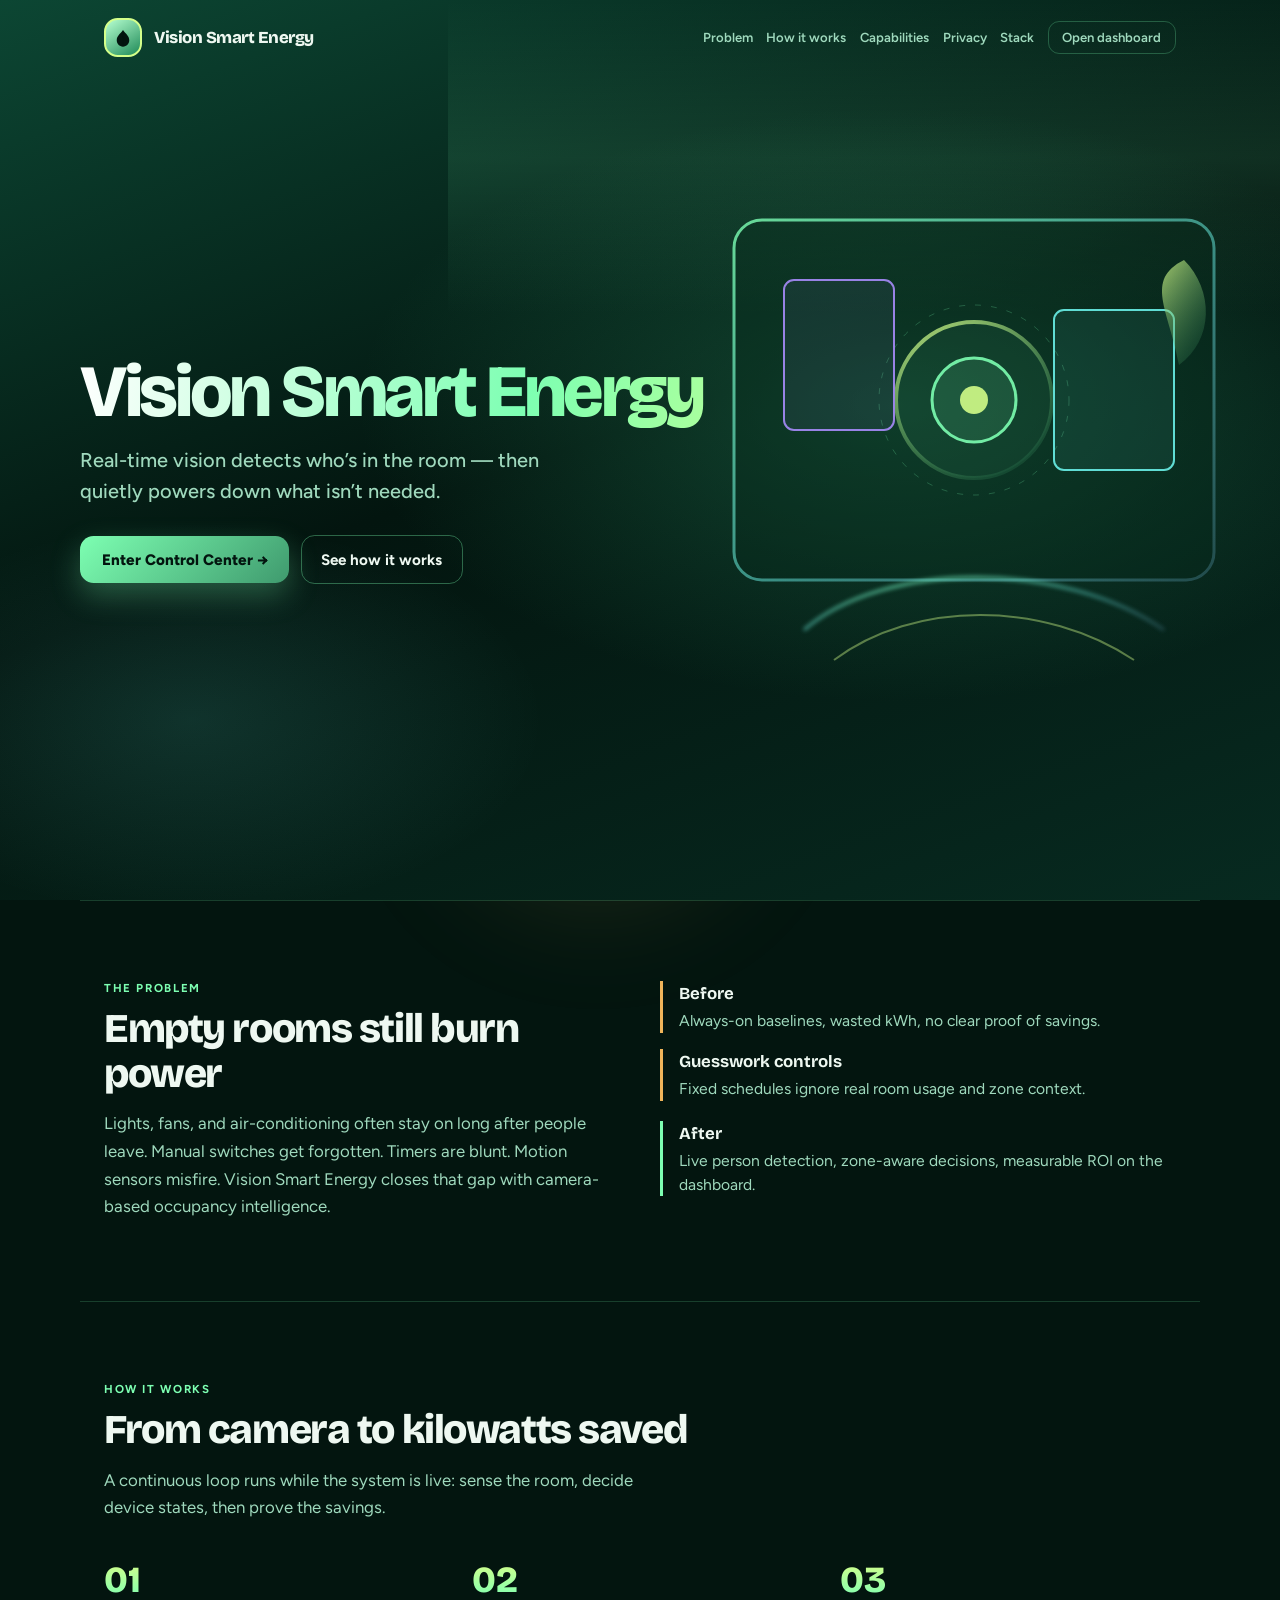
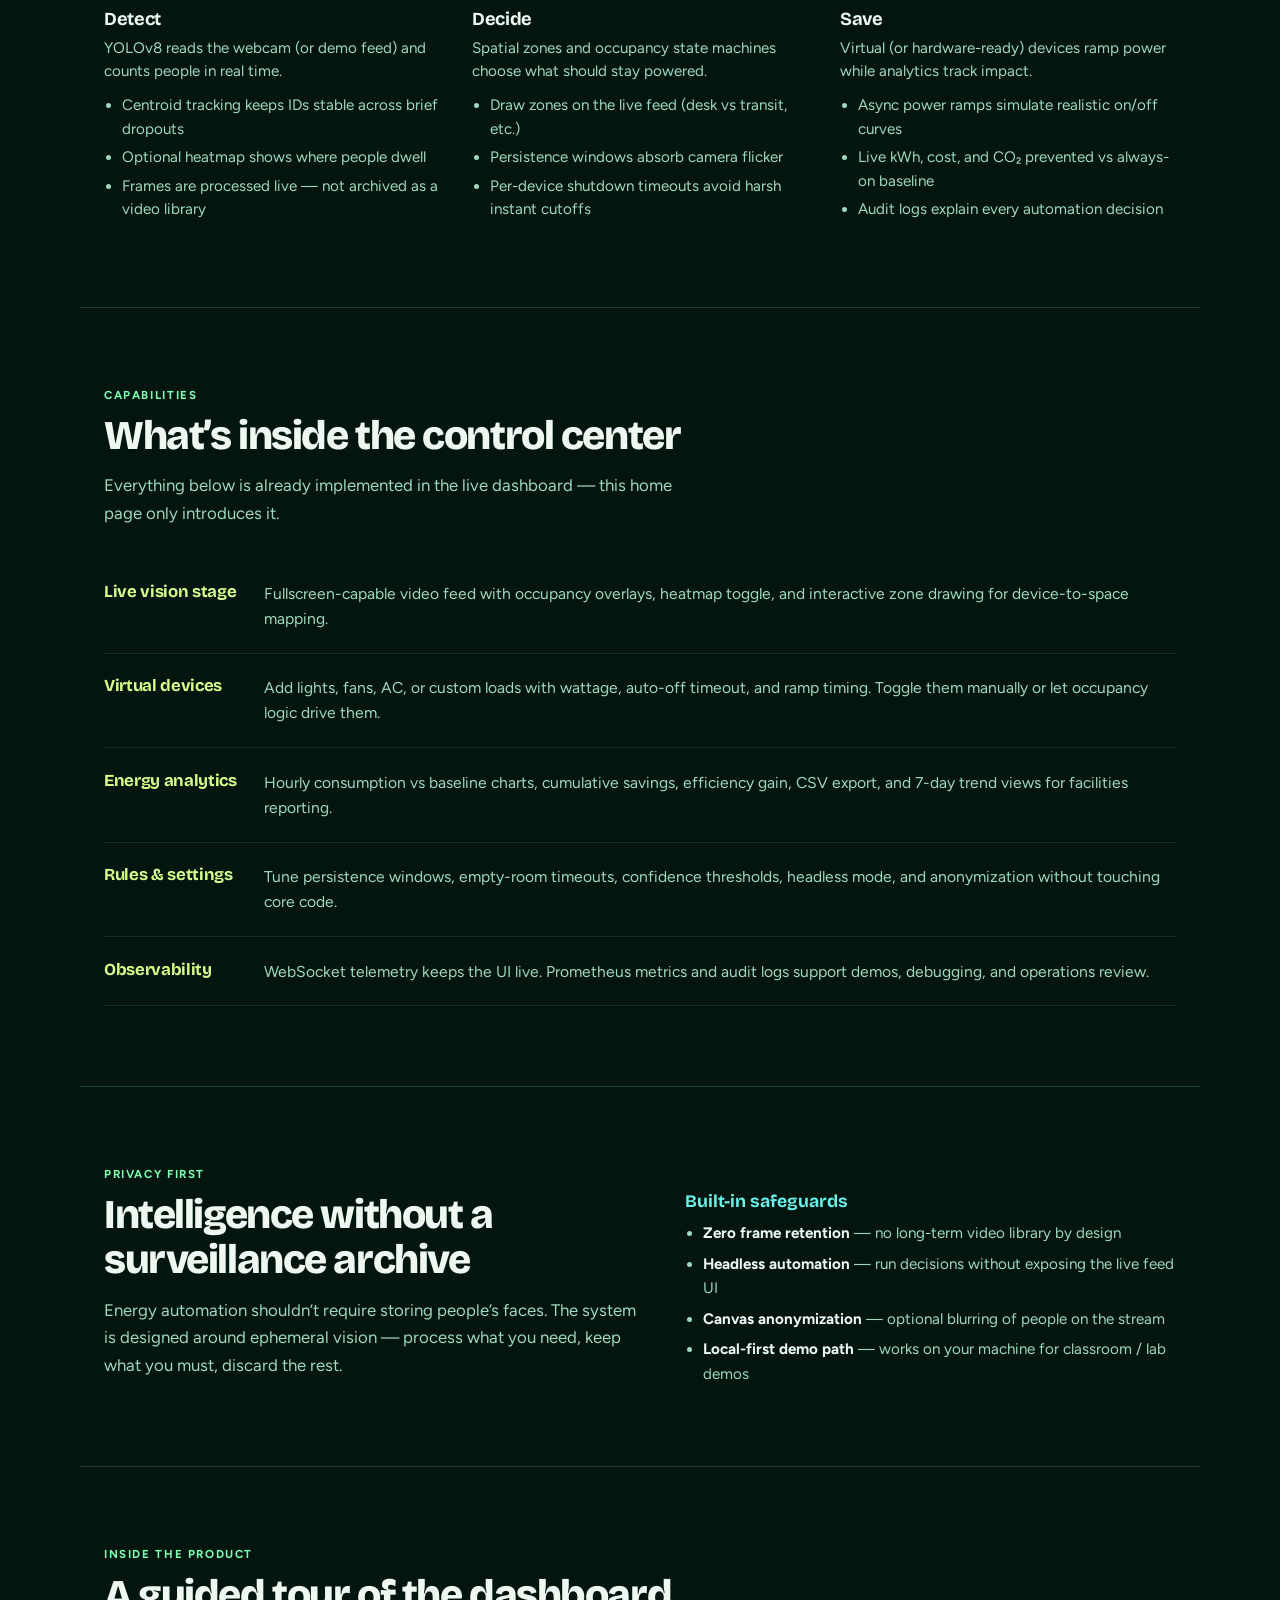
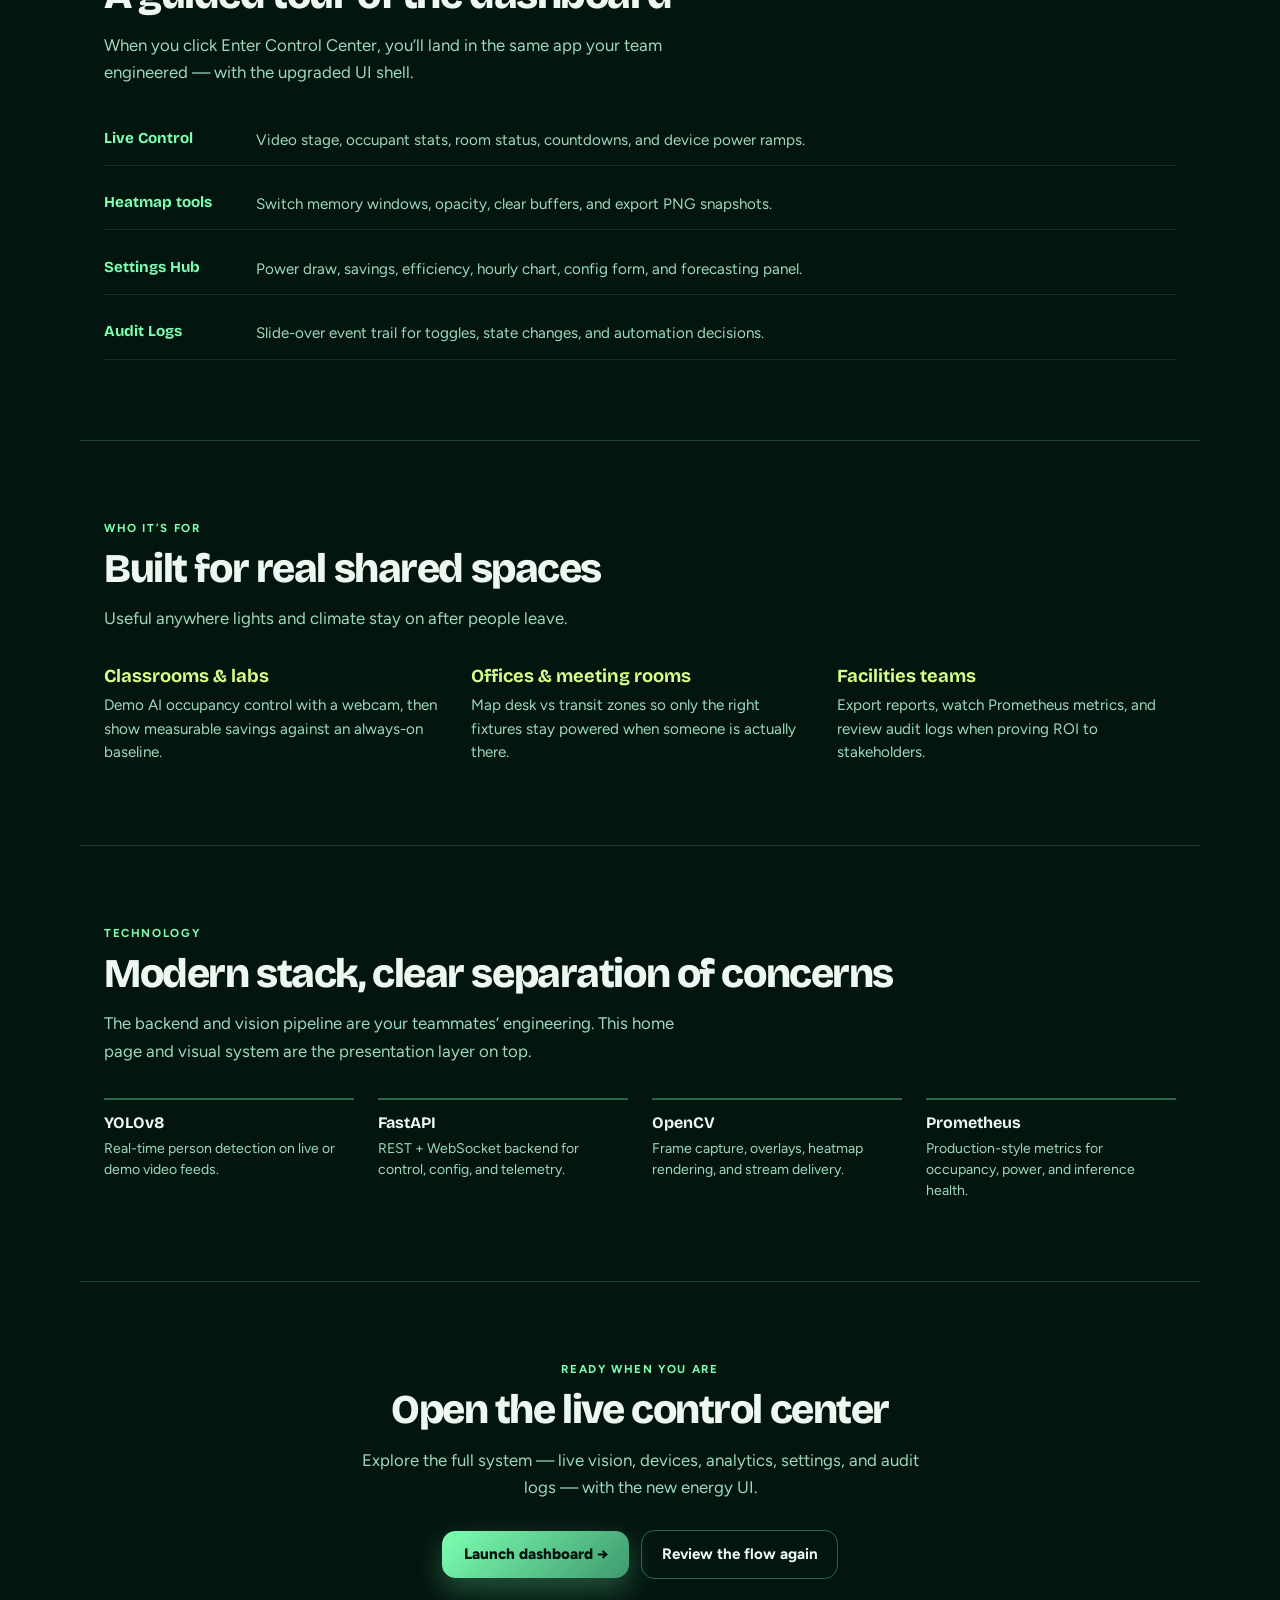
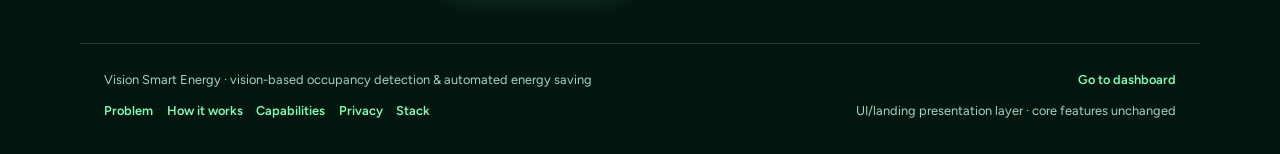
<file: app/static/landing.html>
<!doctype html>
<html lang="en">
  <head>
    <meta charset="UTF-8" />
    <meta name="viewport" content="width=device-width, initial-scale=1.0" />
    <title>Vision Smart Energy — See occupancy. Save energy.</title>
    <meta
      name="description"
      content="Vision Smart Energy uses real-time AI occupancy detection to automate lights, fans, and HVAC — cutting wasted power in empty rooms."
    />
    <link rel="preconnect" href="https://fonts.googleapis.com" />
    <link rel="preconnect" href="https://fonts.gstatic.com" crossorigin />
    <link
      href="https://fonts.googleapis.com/css2?family=Bricolage+Grotesque:opsz,wght@12..96,500;12..96,700;12..96,800&family=Figtree:wght@400;500;600;700&display=swap"
      rel="stylesheet"
    />
    <style>
      :root {
        --ink: #03150f;
        --mint: #7dffb2;
        --lime: #d4ff8a;
        --aqua: #6af0e8;
        --sky: #7ec8f0;
        --amber: #f0b45a;
        --cream: #eef8f1;
        --mute: #9fd9bd;
        --line: rgba(125, 255, 178, 0.18);
        --font-display: "Bricolage Grotesque", sans-serif;
        --font-body: "Figtree", sans-serif;
        --ease: cubic-bezier(0.22, 1, 0.36, 1);
      }

      * { box-sizing: border-box; margin: 0; padding: 0; }
      html { scroll-behavior: smooth; }
      body {
        font-family: var(--font-body);
        color: var(--cream);
        background: var(--ink);
        overflow-x: hidden;
      }

      @keyframes float {
        0%, 100% { transform: translate(0, 0) scale(1); }
        50% { transform: translate(2%, -3%) scale(1.05); }
      }
      @keyframes shimmer {
        0% { background-position: 0% 50%; }
        100% { background-position: 100% 50%; }
      }
      @keyframes rise {
        from { opacity: 0; transform: translateY(22px); }
        to { opacity: 1; transform: translateY(0); }
      }
      @keyframes scan {
        0% { transform: translateY(-20%); opacity: 0; }
        25% { opacity: 0.4; }
        100% { transform: translateY(140%); opacity: 0; }
      }

      .orb {
        position: fixed;
        border-radius: 50%;
        filter: blur(60px);
        pointer-events: none;
        z-index: 0;
        animation: float 18s ease-in-out infinite;
      }
      .orb.a { width: 420px; height: 420px; top: -120px; left: -80px; background: rgba(125, 255, 178, 0.28); }
      .orb.b { width: 360px; height: 360px; top: 30%; right: -120px; background: rgba(106, 240, 232, 0.16); animation-delay: -6s; }
      .orb.c { width: 300px; height: 300px; bottom: 0; left: 35%; background: rgba(240, 180, 90, 0.12); animation-delay: -11s; }

      .page { position: relative; z-index: 1; }

      .topbar {
        position: absolute;
        top: 0; left: 0; right: 0;
        z-index: 5;
        display: flex;
        align-items: center;
        justify-content: space-between;
        gap: 1rem;
        padding: 1.15rem 1.5rem;
        max-width: 1120px;
        margin: 0 auto;
        animation: rise 0.7s var(--ease) both;
      }
      .topbar-brand {
        display: flex;
        align-items: center;
        gap: 0.75rem;
        text-decoration: none;
        color: var(--cream);
        flex-shrink: 0;
      }
      .mark {
        width: 2.4rem;
        height: 2.4rem;
        border-radius: 0.85rem;
        display: grid;
        place-items: center;
        background: linear-gradient(145deg, #b6ffd0, #1f8a58);
        border: 2px solid var(--lime);
        color: #03150f;
      }
      .mark-name {
        font-family: var(--font-display);
        font-weight: 800;
        font-size: 1.05rem;
        letter-spacing: -0.03em;
      }
      .top-links {
        display: flex;
        flex-wrap: wrap;
        align-items: center;
        justify-content: flex-end;
        gap: 0.35rem 0.85rem;
      }
      .top-links a {
        color: var(--mute);
        text-decoration: none;
        font-size: 0.82rem;
        font-weight: 600;
        transition: color 0.2s ease;
      }
      .top-links a:hover { color: var(--lime); }
      .top-links a.ghost {
        padding: 0.5rem 0.85rem;
        border-radius: 0.7rem;
        border: 1px solid rgba(125, 255, 178, 0.25);
      }
      .top-links a.ghost:hover {
        border-color: rgba(212, 255, 138, 0.55);
        transform: translateY(-1px);
      }

      .hero {
        min-height: 100vh;
        min-height: 100dvh;
        display: grid;
        place-items: center;
        position: relative;
        padding: 6.5rem 1.5rem 4rem;
        overflow: hidden;
      }
      .hero-visual {
        position: absolute;
        inset: 0;
        z-index: 0;
        background:
          radial-gradient(ellipse 70% 55% at 70% 45%, rgba(36, 130, 90, 0.45), transparent 60%),
          radial-gradient(ellipse 50% 40% at 15% 80%, rgba(106, 240, 232, 0.12), transparent 55%),
          linear-gradient(160deg, #0c4633 0%, #03150f 48%, #072a20 100%);
      }
      .hero-visual svg {
        position: absolute;
        right: -5%;
        top: 50%;
        transform: translateY(-50%);
        width: min(68vw, 720px);
        height: auto;
        opacity: 0.9;
      }
      .hero-visual .scanline {
        position: absolute;
        left: 35%;
        right: 0;
        height: 35%;
        background: linear-gradient(180deg, transparent, rgba(125, 255, 178, 0.1), transparent);
        animation: scan 6s ease-in-out infinite;
        pointer-events: none;
      }
      .hero-content {
        position: relative;
        z-index: 2;
        max-width: 1120px;
        width: 100%;
        padding-right: min(42vw, 420px);
        animation: rise 0.85s var(--ease) 0.1s both;
      }
      @media (max-width: 860px) {
        .hero-content { padding-right: 0; text-align: center; }
        .hero-visual svg { opacity: 0.28; right: 50%; transform: translate(50%, -40%); width: 120%; }
        .cta-row { justify-content: center; }
        .top-links a:not(.ghost) { display: none; }
      }

      .brand-hero {
        font-family: var(--font-display);
        font-size: clamp(2.6rem, 7vw, 4.6rem);
        font-weight: 800;
        line-height: 0.98;
        letter-spacing: -0.045em;
        margin-bottom: 1.1rem;
        background: linear-gradient(100deg, #fff 0%, #7dffb2 32%, #d4ff8a 58%, #6af0e8 100%);
        background-size: 200% 100%;
        -webkit-background-clip: text;
        background-clip: text;
        color: transparent;
        animation: shimmer 8s ease-in-out infinite alternate;
      }
      .hero-line {
        font-size: clamp(1.05rem, 2.2vw, 1.25rem);
        color: var(--mute);
        max-width: 36ch;
        line-height: 1.55;
        margin-bottom: 1.75rem;
        font-weight: 500;
      }
      @media (max-width: 860px) {
        .hero-line { margin-left: auto; margin-right: auto; }
      }

      .cta-row {
        display: flex;
        flex-wrap: wrap;
        gap: 0.75rem;
        align-items: center;
      }
      .btn-primary {
        display: inline-flex;
        align-items: center;
        gap: 0.55rem;
        padding: 0.9rem 1.35rem;
        border-radius: 0.85rem;
        background: linear-gradient(135deg, #7dffb2, #3f9a6e);
        color: #03150f;
        font-weight: 800;
        font-size: 0.95rem;
        text-decoration: none;
        border: none;
        box-shadow: 0 12px 30px rgba(125, 255, 178, 0.28);
        transition: transform 0.25s var(--ease), box-shadow 0.25s ease, filter 0.25s ease;
      }
      .btn-primary:hover {
        transform: translateY(-3px) scale(1.02);
        box-shadow: 0 16px 36px rgba(125, 255, 178, 0.4);
        filter: brightness(1.05);
      }
      .btn-secondary {
        display: inline-flex;
        align-items: center;
        gap: 0.45rem;
        padding: 0.9rem 1.2rem;
        border-radius: 0.85rem;
        background: transparent;
        color: var(--cream);
        font-weight: 700;
        font-size: 0.95rem;
        text-decoration: none;
        border: 1px solid rgba(125, 255, 178, 0.35);
        transition: transform 0.25s var(--ease), border-color 0.25s ease, background 0.25s ease;
      }
      .btn-secondary:hover {
        transform: translateY(-3px);
        border-color: rgba(212, 255, 138, 0.65);
        background: rgba(125, 255, 178, 0.08);
      }

      section {
        position: relative;
        max-width: 1120px;
        margin: 0 auto;
        padding: 5rem 1.5rem;
        border-top: 1px solid var(--line);
      }
      .section-kicker {
        font-size: 0.72rem;
        letter-spacing: 0.14em;
        text-transform: uppercase;
        color: var(--mint);
        font-weight: 700;
        margin-bottom: 0.75rem;
      }
      .section-title {
        font-family: var(--font-display);
        font-size: clamp(1.8rem, 4vw, 2.55rem);
        font-weight: 800;
        letter-spacing: -0.035em;
        line-height: 1.1;
        margin-bottom: 0.85rem;
      }
      .section-copy {
        color: var(--mute);
        font-size: 1.05rem;
        line-height: 1.65;
        max-width: 52ch;
      }
      .section-copy.wide { max-width: 62ch; }

      .story { display: grid; gap: 2.5rem; }
      .story-steps {
        display: grid;
        grid-template-columns: repeat(3, 1fr);
        gap: 1.75rem 2rem;
      }
      @media (max-width: 760px) {
        .story-steps { grid-template-columns: 1fr; }
      }
      .step-num {
        font-family: var(--font-display);
        font-size: 2.3rem;
        font-weight: 800;
        background: linear-gradient(180deg, var(--lime), var(--mint));
        -webkit-background-clip: text;
        background-clip: text;
        color: transparent;
        line-height: 1;
        margin-bottom: 0.55rem;
      }
      .step h3 {
        font-family: var(--font-display);
        font-size: 1.15rem;
        margin-bottom: 0.45rem;
        letter-spacing: -0.02em;
      }
      .step p, .step ul {
        color: var(--mute);
        font-size: 0.95rem;
        line-height: 1.55;
      }
      .step ul {
        margin-top: 0.65rem;
        padding-left: 1.1rem;
      }
      .step li { margin-bottom: 0.3rem; }

      .problem-grid {
        display: grid;
        grid-template-columns: 1fr 1fr;
        gap: 2.5rem;
        align-items: start;
      }
      @media (max-width: 760px) {
        .problem-grid { grid-template-columns: 1fr; }
      }
      .contrast-list {
        list-style: none;
        display: grid;
        gap: 1rem;
      }
      .contrast-list li {
        padding-left: 1rem;
        border-left: 3px solid var(--amber);
        color: var(--mute);
        font-size: 0.98rem;
        line-height: 1.5;
      }
      .contrast-list li strong {
        display: block;
        color: var(--cream);
        font-family: var(--font-display);
        font-size: 1.05rem;
        margin-bottom: 0.2rem;
      }
      .contrast-list.good li { border-left-color: var(--mint); }

      .feature-list {
        display: grid;
        gap: 0;
        margin-top: 2rem;
      }
      .feature-row {
        display: grid;
        grid-template-columns: 140px 1fr;
        gap: 1.25rem;
        padding: 1.35rem 0;
        border-bottom: 1px solid rgba(125, 255, 178, 0.12);
        align-items: start;
      }
      @media (max-width: 640px) {
        .feature-row { grid-template-columns: 1fr; gap: 0.35rem; }
      }
      .feature-row h3 {
        font-family: var(--font-display);
        font-size: 1.05rem;
        color: var(--lime);
        letter-spacing: -0.02em;
      }
      .feature-row p {
        color: var(--mute);
        font-size: 0.98rem;
        line-height: 1.6;
      }

      .two-col {
        display: grid;
        grid-template-columns: 1.1fr 1fr;
        gap: 2.5rem;
        align-items: start;
      }
      @media (max-width: 760px) {
        .two-col { grid-template-columns: 1fr; }
      }

      .detail-block {
        margin-top: 1.5rem;
      }
      .detail-block h3 {
        font-family: var(--font-display);
        font-size: 1.1rem;
        margin-bottom: 0.55rem;
        color: var(--aqua);
      }
      .detail-block p, .detail-block li {
        color: var(--mute);
        font-size: 0.95rem;
        line-height: 1.6;
      }
      .detail-block ul {
        padding-left: 1.15rem;
        display: grid;
        gap: 0.4rem;
      }

      .stack-grid {
        display: grid;
        grid-template-columns: repeat(4, 1fr);
        gap: 1.25rem 1.5rem;
        margin-top: 2rem;
      }
      @media (max-width: 860px) {
        .stack-grid { grid-template-columns: 1fr 1fr; }
      }
      @media (max-width: 480px) {
        .stack-grid { grid-template-columns: 1fr; }
      }
      .stack-item {
        padding-top: 0.85rem;
        border-top: 2px solid rgba(125, 255, 178, 0.35);
      }
      .stack-item h3 {
        font-family: var(--font-display);
        font-size: 1rem;
        margin-bottom: 0.35rem;
      }
      .stack-item p {
        color: var(--mute);
        font-size: 0.88rem;
        line-height: 1.5;
      }

      .audience {
        display: grid;
        grid-template-columns: repeat(3, 1fr);
        gap: 1.75rem;
        margin-top: 2rem;
      }
      @media (max-width: 760px) {
        .audience { grid-template-columns: 1fr; }
      }
      .audience article h3 {
        font-family: var(--font-display);
        font-size: 1.15rem;
        margin-bottom: 0.45rem;
        color: var(--lime);
      }
      .audience article p {
        color: var(--mute);
        font-size: 0.95rem;
        line-height: 1.55;
      }

      .dash-preview {
        margin-top: 1.75rem;
        display: grid;
        gap: 0.85rem;
      }
      .dash-preview li {
        list-style: none;
        display: grid;
        grid-template-columns: 8.5rem 1fr;
        gap: 1rem;
        padding: 0.85rem 0;
        border-bottom: 1px solid rgba(125, 255, 178, 0.12);
        font-size: 0.95rem;
      }
      @media (max-width: 640px) {
        .dash-preview li { grid-template-columns: 1fr; gap: 0.25rem; }
      }
      .dash-preview strong {
        color: var(--mint);
        font-family: var(--font-display);
        font-weight: 700;
      }
      .dash-preview span { color: var(--mute); line-height: 1.5; }

      .close {
        text-align: center;
        padding-bottom: 4rem;
      }
      .close .section-copy {
        margin: 0 auto 1.75rem;
      }
      .close .cta-row { justify-content: center; }

      footer {
        max-width: 1120px;
        margin: 0 auto;
        padding: 1.75rem 1.5rem 2.25rem;
        display: grid;
        gap: 1rem;
        color: var(--mute);
        font-size: 0.8rem;
        border-top: 1px solid var(--line);
      }
      .footer-row {
        display: flex;
        flex-wrap: wrap;
        gap: 0.75rem 1.25rem;
        justify-content: space-between;
        align-items: center;
      }
      footer a {
        color: var(--mint);
        text-decoration: none;
        font-weight: 600;
      }
      .footer-links {
        display: flex;
        flex-wrap: wrap;
        gap: 0.85rem;
      }

      /* Back to top — circular up arrow */
      .back-to-top {
        position: fixed;
        right: 1.25rem;
        bottom: 1.25rem;
        z-index: 50;
        width: 3rem;
        height: 3rem;
        border-radius: 50%;
        display: grid;
        place-items: center;
        text-decoration: none;
        color: #03150f;
        background: linear-gradient(145deg, #7dffb2, #3f9a6e);
        border: 2px solid rgba(212, 255, 138, 0.65);
        box-shadow: 0 10px 28px rgba(0, 0, 0, 0.35), 0 0 20px rgba(125, 255, 178, 0.25);
        opacity: 0;
        visibility: hidden;
        transform: translateY(10px) scale(0.92);
        transition:
          opacity 0.28s ease,
          visibility 0.28s ease,
          transform 0.28s cubic-bezier(0.22, 1, 0.36, 1),
          filter 0.25s ease,
          box-shadow 0.25s ease;
      }
      .back-to-top.is-visible {
        opacity: 1;
        visibility: visible;
        transform: translateY(0) scale(1);
      }
      .back-to-top:hover {
        filter: brightness(1.08);
        transform: translateY(-3px) scale(1.06);
        box-shadow: 0 14px 32px rgba(0, 0, 0, 0.4), 0 0 28px rgba(125, 255, 178, 0.35);
      }
      .back-to-top:active {
        transform: translateY(0) scale(0.96);
      }
      .back-to-top svg {
        width: 1.15rem;
        height: 1.15rem;
        display: block;
      }

      @media (prefers-reduced-motion: reduce) {
        *, *::before, *::after {
          animation: none !important;
          transition-duration: 0.01ms !important;
        }
      }
    </style>
  </head>
  <body>
    <div class="orb a" aria-hidden="true"></div>
    <div class="orb b" aria-hidden="true"></div>
    <div class="orb c" aria-hidden="true"></div>

    <div class="page" id="top">
      <div class="topbar">
        <a class="topbar-brand" href="/">
          <span class="mark" aria-hidden="true">
            <svg width="20" height="20" viewBox="0 0 24 24" fill="none" aria-hidden="true">
              <path
                fill="currentColor"
                d="M12 2.5C8.6 7.2 4.5 9.8 4.5 14.6c0 4.2 3.2 7.2 7.5 7.9 4.3-.7 7.5-3.7 7.5-7.9 0-4.8-4.1-7.4-7.5-12.1Z"
              />
              <path
                d="M12 6.2v13.2"
                stroke="#03150f"
                stroke-width="1.6"
                stroke-linecap="round"
                opacity="0.35"
              />
              <path
                d="M12 10.5c1.6 1.1 2.7 2.6 3.2 4.3"
                stroke="#03150f"
                stroke-width="1.3"
                stroke-linecap="round"
                opacity="0.28"
              />
            </svg>
          </span>
          <span class="mark-name">Vision Smart Energy</span>
        </a>
        <nav class="top-links" aria-label="Landing sections">
          <a href="#problem">Problem</a>
          <a href="#how">How it works</a>
          <a href="#capabilities">Capabilities</a>
          <a href="#privacy">Privacy</a>
          <a href="#stack">Stack</a>
          <a class="ghost" href="/dashboard">Open dashboard</a>
        </nav>
      </div>

      <header class="hero">
        <div class="hero-visual" aria-hidden="true">
          <div class="scanline"></div>
          <svg viewBox="0 0 720 640" fill="none" xmlns="http://www.w3.org/2000/svg">
            <defs>
              <linearGradient id="g1" x1="0" y1="0" x2="1" y2="1">
                <stop offset="0%" stop-color="#7dffb2" stop-opacity="0.9"/>
                <stop offset="55%" stop-color="#6af0e8" stop-opacity="0.55"/>
                <stop offset="100%" stop-color="#7ec8f0" stop-opacity="0.25"/>
              </linearGradient>
              <linearGradient id="g2" x1="0.2" y1="0" x2="0.8" y2="1">
                <stop offset="0%" stop-color="#d4ff8a" stop-opacity="0.85"/>
                <stop offset="100%" stop-color="#2d8a5e" stop-opacity="0.2"/>
              </linearGradient>
              <filter id="soft" x="-20%" y="-20%" width="140%" height="140%">
                <feGaussianBlur stdDeviation="2"/>
              </filter>
            </defs>
            <rect x="110" y="90" width="480" height="360" rx="28" stroke="url(#g1)" stroke-width="3" fill="rgba(8,40,28,0.35)"/>
            <circle cx="350" cy="270" r="78" stroke="url(#g2)" stroke-width="4" fill="rgba(125,255,178,0.06)"/>
            <circle cx="350" cy="270" r="42" stroke="#7dffb2" stroke-width="3" fill="rgba(125,255,178,0.12)"/>
            <circle cx="350" cy="270" r="14" fill="#d4ff8a"/>
            <circle cx="350" cy="270" r="95" stroke="#7dffb2" stroke-opacity="0.25" stroke-width="1" stroke-dasharray="6 10"/>
            <rect x="160" y="150" width="110" height="150" rx="10" stroke="#a78bfa" stroke-width="2" fill="rgba(167,139,250,0.08)"/>
            <rect x="430" y="180" width="120" height="160" rx="10" stroke="#6af0e8" stroke-width="2" fill="rgba(106,240,232,0.08)"/>
            <path d="M180 500 C260 430, 440 430, 540 500" stroke="url(#g1)" stroke-width="3" fill="none" filter="url(#soft)"/>
            <path d="M210 530 C290 470, 420 470, 510 530" stroke="#d4ff8a" stroke-opacity="0.45" stroke-width="2" fill="none"/>
            <path d="M560 130 C590 160, 590 210, 555 235 C545 180, 520 150, 560 130Z" fill="url(#g2)" opacity="0.85"/>
          </svg>
        </div>

        <div class="hero-content">
          <h1 class="brand-hero">Vision Smart Energy</h1>
          <p class="hero-line">
            Real-time vision detects who’s in the room — then quietly powers down what isn’t needed.
          </p>
          <div class="cta-row">
            <a class="btn-primary" href="/dashboard">Enter Control Center →</a>
            <a class="btn-secondary" href="#how">See how it works</a>
          </div>
        </div>
      </header>

      <section id="problem">
        <div class="problem-grid">
          <div>
            <p class="section-kicker">The problem</p>
            <h2 class="section-title">Empty rooms still burn power</h2>
            <p class="section-copy wide">
              Lights, fans, and air-conditioning often stay on long after people leave.
              Manual switches get forgotten. Timers are blunt. Motion sensors misfire.
              Vision Smart Energy closes that gap with camera-based occupancy intelligence.
            </p>
          </div>
          <div>
            <ul class="contrast-list">
              <li>
                <strong>Before</strong>
                Always-on baselines, wasted kWh, no clear proof of savings.
              </li>
              <li>
                <strong>Guesswork controls</strong>
                Fixed schedules ignore real room usage and zone context.
              </li>
            </ul>
            <ul class="contrast-list good" style="margin-top: 1.25rem">
              <li>
                <strong>After</strong>
                Live person detection, zone-aware decisions, measurable ROI on the dashboard.
              </li>
            </ul>
          </div>
        </div>
      </section>

      <section class="story" id="how">
        <div>
          <p class="section-kicker">How it works</p>
          <h2 class="section-title">From camera to kilowatts saved</h2>
          <p class="section-copy">
            A continuous loop runs while the system is live: sense the room, decide device states, then prove the savings.
          </p>
        </div>
        <div class="story-steps">
          <div class="step">
            <div class="step-num">01</div>
            <h3>Detect</h3>
            <p>YOLOv8 reads the webcam (or demo feed) and counts people in real time.</p>
            <ul>
              <li>Centroid tracking keeps IDs stable across brief dropouts</li>
              <li>Optional heatmap shows where people dwell</li>
              <li>Frames are processed live — not archived as a video library</li>
            </ul>
          </div>
          <div class="step">
            <div class="step-num">02</div>
            <h3>Decide</h3>
            <p>Spatial zones and occupancy state machines choose what should stay powered.</p>
            <ul>
              <li>Draw zones on the live feed (desk vs transit, etc.)</li>
              <li>Persistence windows absorb camera flicker</li>
              <li>Per-device shutdown timeouts avoid harsh instant cutoffs</li>
            </ul>
          </div>
          <div class="step">
            <div class="step-num">03</div>
            <h3>Save</h3>
            <p>Virtual (or hardware-ready) devices ramp power while analytics track impact.</p>
            <ul>
              <li>Async power ramps simulate realistic on/off curves</li>
              <li>Live kWh, cost, and CO₂ prevented vs always-on baseline</li>
              <li>Audit logs explain every automation decision</li>
            </ul>
          </div>
        </div>
      </section>

      <section id="capabilities">
        <p class="section-kicker">Capabilities</p>
        <h2 class="section-title">What’s inside the control center</h2>
        <p class="section-copy">
          Everything below is already implemented in the live dashboard — this home page only introduces it.
        </p>
        <div class="feature-list">
          <div class="feature-row">
            <h3>Live vision stage</h3>
            <p>Fullscreen-capable video feed with occupancy overlays, heatmap toggle, and interactive zone drawing for device-to-space mapping.</p>
          </div>
          <div class="feature-row">
            <h3>Virtual devices</h3>
            <p>Add lights, fans, AC, or custom loads with wattage, auto-off timeout, and ramp timing. Toggle them manually or let occupancy logic drive them.</p>
          </div>
          <div class="feature-row">
            <h3>Energy analytics</h3>
            <p>Hourly consumption vs baseline charts, cumulative savings, efficiency gain, CSV export, and 7-day trend views for facilities reporting.</p>
          </div>
          <div class="feature-row">
            <h3>Rules &amp; settings</h3>
            <p>Tune persistence windows, empty-room timeouts, confidence thresholds, headless mode, and anonymization without touching core code.</p>
          </div>
          <div class="feature-row">
            <h3>Observability</h3>
            <p>WebSocket telemetry keeps the UI live. Prometheus metrics and audit logs support demos, debugging, and operations review.</p>
          </div>
        </div>
      </section>

      <section id="privacy">
        <div class="two-col">
          <div>
            <p class="section-kicker">Privacy first</p>
            <h2 class="section-title">Intelligence without a surveillance archive</h2>
            <p class="section-copy wide">
              Energy automation shouldn’t require storing people’s faces.
              The system is designed around ephemeral vision — process what you need, keep what you must, discard the rest.
            </p>
          </div>
          <div>
            <div class="detail-block">
              <h3>Built-in safeguards</h3>
              <ul>
                <li><strong style="color:#eef8f1">Zero frame retention</strong> — no long-term video library by design</li>
                <li><strong style="color:#eef8f1">Headless automation</strong> — run decisions without exposing the live feed UI</li>
                <li><strong style="color:#eef8f1">Canvas anonymization</strong> — optional blurring of people on the stream</li>
                <li><strong style="color:#eef8f1">Local-first demo path</strong> — works on your machine for classroom / lab demos</li>
              </ul>
            </div>
          </div>
        </div>
      </section>

      <section id="dashboard-tour">
        <p class="section-kicker">Inside the product</p>
        <h2 class="section-title">A guided tour of the dashboard</h2>
        <p class="section-copy">
          When you click Enter Control Center, you’ll land in the same app your team engineered — with the upgraded UI shell.
        </p>
        <ul class="dash-preview">
          <li>
            <strong>Live Control</strong>
            <span>Video stage, occupant stats, room status, countdowns, and device power ramps.</span>
          </li>
          <li>
            <strong>Heatmap tools</strong>
            <span>Switch memory windows, opacity, clear buffers, and export PNG snapshots.</span>
          </li>
          <li>
            <strong>Settings Hub</strong>
            <span>Power draw, savings, efficiency, hourly chart, config form, and forecasting panel.</span>
          </li>
          <li>
            <strong>Audit Logs</strong>
            <span>Slide-over event trail for toggles, state changes, and automation decisions.</span>
          </li>
        </ul>
      </section>

      <section id="audience">
        <p class="section-kicker">Who it’s for</p>
        <h2 class="section-title">Built for real shared spaces</h2>
        <p class="section-copy">Useful anywhere lights and climate stay on after people leave.</p>
        <div class="audience">
          <article>
            <h3>Classrooms &amp; labs</h3>
            <p>Demo AI occupancy control with a webcam, then show measurable savings against an always-on baseline.</p>
          </article>
          <article>
            <h3>Offices &amp; meeting rooms</h3>
            <p>Map desk vs transit zones so only the right fixtures stay powered when someone is actually there.</p>
          </article>
          <article>
            <h3>Facilities teams</h3>
            <p>Export reports, watch Prometheus metrics, and review audit logs when proving ROI to stakeholders.</p>
          </article>
        </div>
      </section>

      <section id="stack">
        <p class="section-kicker">Technology</p>
        <h2 class="section-title">Modern stack, clear separation of concerns</h2>
        <p class="section-copy">
          The backend and vision pipeline are your teammates’ engineering.
          This home page and visual system are the presentation layer on top.
        </p>
        <div class="stack-grid">
          <div class="stack-item">
            <h3>YOLOv8</h3>
            <p>Real-time person detection on live or demo video feeds.</p>
          </div>
          <div class="stack-item">
            <h3>FastAPI</h3>
            <p>REST + WebSocket backend for control, config, and telemetry.</p>
          </div>
          <div class="stack-item">
            <h3>OpenCV</h3>
            <p>Frame capture, overlays, heatmap rendering, and stream delivery.</p>
          </div>
          <div class="stack-item">
            <h3>Prometheus</h3>
            <p>Production-style metrics for occupancy, power, and inference health.</p>
          </div>
        </div>
      </section>

      <section class="close" id="launch">
        <p class="section-kicker">Ready when you are</p>
        <h2 class="section-title">Open the live control center</h2>
        <p class="section-copy">
          Explore the full system — live vision, devices, analytics, settings, and audit logs — with the new energy UI.
        </p>
        <div class="cta-row">
          <a class="btn-primary" href="/dashboard">Launch dashboard →</a>
          <a class="btn-secondary" href="#how">Review the flow again</a>
        </div>
      </section>

      <footer>
        <div class="footer-row">
          <span>Vision Smart Energy · vision-based occupancy detection &amp; automated energy saving</span>
          <a href="/dashboard">Go to dashboard</a>
        </div>
        <div class="footer-row">
          <div class="footer-links">
            <a href="#problem">Problem</a>
            <a href="#how">How it works</a>
            <a href="#capabilities">Capabilities</a>
            <a href="#privacy">Privacy</a>
            <a href="#stack">Stack</a>
          </div>
          <span>UI/landing presentation layer · core features unchanged</span>
        </div>
      </footer>
    </div>

    <a
      href="#top"
      id="back-to-top"
      class="back-to-top"
      aria-label="Back to top of home page"
      title="Back to top"
    >
      <svg viewBox="0 0 24 24" fill="none" aria-hidden="true">
        <path
          d="M6 14.5L12 8.5L18 14.5"
          stroke="currentColor"
          stroke-width="2.4"
          stroke-linecap="round"
          stroke-linejoin="round"
        />
      </svg>
    </a>

    <script>
      (function () {
        const btn = document.getElementById("back-to-top");
        if (!btn) return;

        const toggle = () => {
          if (window.scrollY > 380) btn.classList.add("is-visible");
          else btn.classList.remove("is-visible");
        };

        window.addEventListener("scroll", toggle, { passive: true });
        toggle();

        btn.addEventListener("click", function (e) {
          e.preventDefault();
          window.scrollTo({ top: 0, behavior: "smooth" });
        });
      })();
    </script>
  </body>
</html>
</file>
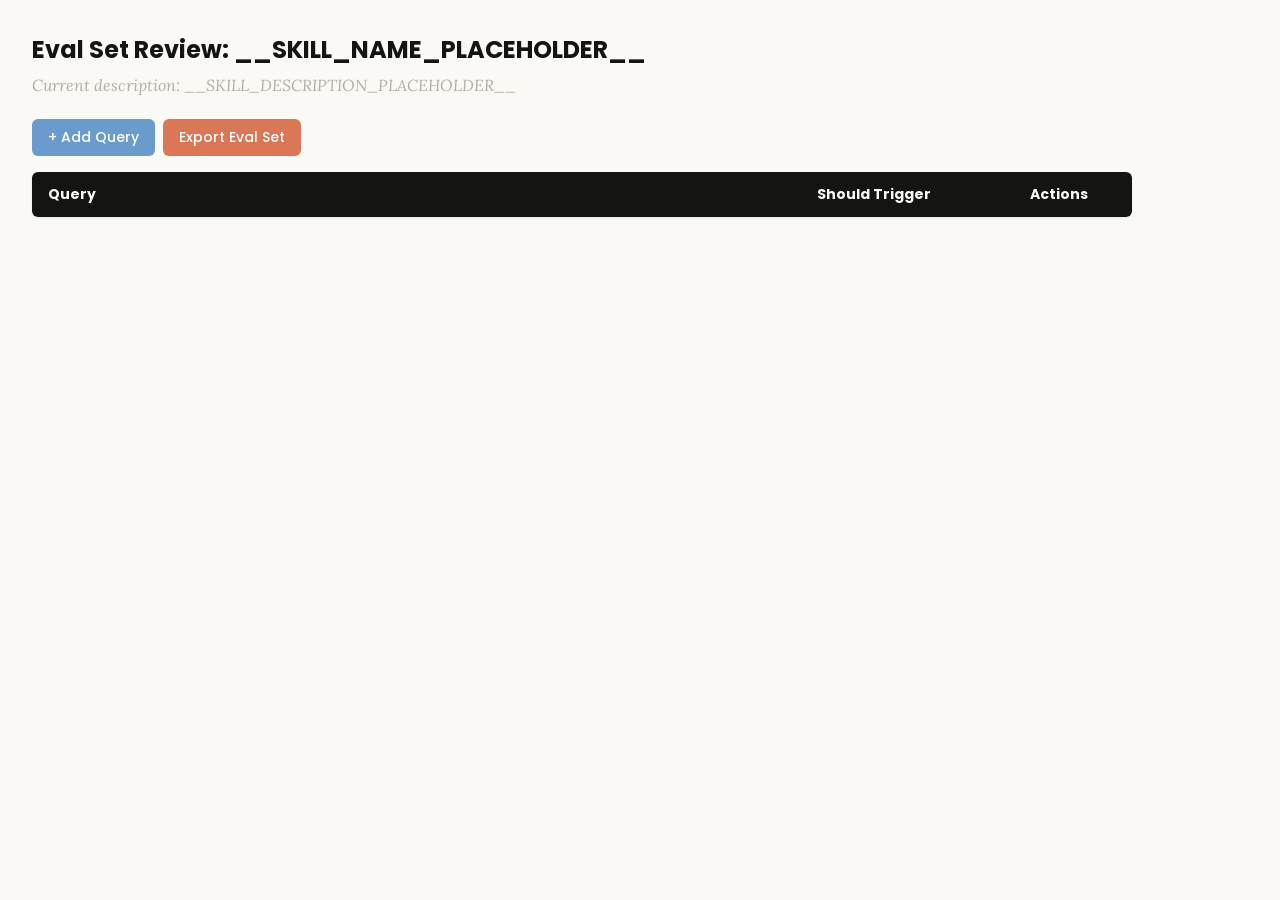
<file: .agents/skills/skill-creator/assets/eval_review.html>
<!DOCTYPE html>
<html lang="en">
<head>
  <meta charset="UTF-8">
  <meta name="viewport" content="width=device-width, initial-scale=1.0">
  <title>Eval Set Review - __SKILL_NAME_PLACEHOLDER__</title>
  <link rel="preconnect" href="https://fonts.googleapis.com">
  <link rel="preconnect" href="https://fonts.gstatic.com" crossorigin>
  <link href="https://fonts.googleapis.com/css2?family=Poppins:wght@500;600&family=Lora:wght@400;500&display=swap" rel="stylesheet">
  <style>
    * { box-sizing: border-box; margin: 0; padding: 0; }
    body { font-family: 'Lora', Georgia, serif; background: #faf9f5; padding: 2rem; color: #141413; }
    h1 { font-family: 'Poppins', sans-serif; margin-bottom: 0.5rem; font-size: 1.5rem; }
    .description { color: #b0aea5; margin-bottom: 1.5rem; font-style: italic; max-width: 900px; }
    .controls { margin-bottom: 1rem; display: flex; gap: 0.5rem; }
    .btn { font-family: 'Poppins', sans-serif; padding: 0.5rem 1rem; border: none; border-radius: 6px; cursor: pointer; font-size: 0.875rem; font-weight: 500; }
    .btn-add { background: #6a9bcc; color: white; }
    .btn-add:hover { background: #5889b8; }
    .btn-export { background: #d97757; color: white; }
    .btn-export:hover { background: #c4613f; }
    table { width: 100%; max-width: 1100px; border-collapse: collapse; background: white; border-radius: 6px; overflow: hidden; box-shadow: 0 1px 3px rgba(0,0,0,0.08); }
    th { font-family: 'Poppins', sans-serif; background: #141413; color: #faf9f5; padding: 0.75rem 1rem; text-align: left; font-size: 0.875rem; }
    td { padding: 0.75rem 1rem; border-bottom: 1px solid #e8e6dc; vertical-align: top; }
    tr:nth-child(even) td { background: #faf9f5; }
    tr:hover td { background: #f3f1ea; }
    .section-header td { background: #e8e6dc; font-family: 'Poppins', sans-serif; font-weight: 500; font-size: 0.8rem; color: #141413; text-transform: uppercase; letter-spacing: 0.05em; }
    .query-input { width: 100%; padding: 0.4rem; border: 1px solid #e8e6dc; border-radius: 4px; font-size: 0.875rem; font-family: 'Lora', Georgia, serif; resize: vertical; min-height: 60px; }
    .query-input:focus { outline: none; border-color: #d97757; box-shadow: 0 0 0 2px rgba(217,119,87,0.15); }
    .toggle { position: relative; display: inline-block; width: 44px; height: 24px; }
    .toggle input { opacity: 0; width: 0; height: 0; }
    .toggle .slider { position: absolute; inset: 0; background: #b0aea5; border-radius: 24px; cursor: pointer; transition: 0.2s; }
    .toggle .slider::before { content: ""; position: absolute; width: 18px; height: 18px; left: 3px; bottom: 3px; background: white; border-radius: 50%; transition: 0.2s; }
    .toggle input:checked + .slider { background: #d97757; }
    .toggle input:checked + .slider::before { transform: translateX(20px); }
    .btn-delete { background: #c44; color: white; padding: 0.3rem 0.6rem; border: none; border-radius: 4px; cursor: pointer; font-size: 0.75rem; font-family: 'Poppins', sans-serif; }
    .btn-delete:hover { background: #a33; }
    .summary { margin-top: 1rem; color: #b0aea5; font-size: 0.875rem; }
  </style>
</head>
<body>
  <h1>Eval Set Review: <span id="skill-name">__SKILL_NAME_PLACEHOLDER__</span></h1>
  <p class="description">Current description: <span id="skill-desc">__SKILL_DESCRIPTION_PLACEHOLDER__</span></p>

  <div class="controls">
    <button class="btn btn-add" onclick="addRow()">+ Add Query</button>
    <button class="btn btn-export" onclick="exportEvalSet()">Export Eval Set</button>
  </div>

  <table>
    <thead>
      <tr>
        <th style="width:65%">Query</th>
        <th style="width:18%">Should Trigger</th>
        <th style="width:10%">Actions</th>
      </tr>
    </thead>
    <tbody id="eval-body"></tbody>
  </table>

  <p class="summary" id="summary"></p>

  <script>
    const EVAL_DATA = __EVAL_DATA_PLACEHOLDER__;

    let evalItems = [...EVAL_DATA];

    function render() {
      const tbody = document.getElementById('eval-body');
      tbody.innerHTML = '';

      // Sort: should-trigger first, then should-not-trigger
      const sorted = evalItems
        .map((item, origIdx) => ({ ...item, origIdx }))
        .sort((a, b) => (b.should_trigger ? 1 : 0) - (a.should_trigger ? 1 : 0));

      let lastGroup = null;
      sorted.forEach(item => {
        const group = item.should_trigger ? 'trigger' : 'no-trigger';
        if (group !== lastGroup) {
          const headerRow = document.createElement('tr');
          headerRow.className = 'section-header';
          headerRow.innerHTML = `<td colspan="3">${item.should_trigger ? 'Should Trigger' : 'Should NOT Trigger'}</td>`;
          tbody.appendChild(headerRow);
          lastGroup = group;
        }

        const idx = item.origIdx;
        const tr = document.createElement('tr');
        tr.innerHTML = `
          <td><textarea class="query-input" onchange="updateQuery(${idx}, this.value)">${escapeHtml(item.query)}</textarea></td>
          <td>
            <label class="toggle">
              <input type="checkbox" ${item.should_trigger ? 'checked' : ''} onchange="updateTrigger(${idx}, this.checked)">
              <span class="slider"></span>
            </label>
            <span style="margin-left:8px;font-size:0.8rem;color:#b0aea5">${item.should_trigger ? 'Yes' : 'No'}</span>
          </td>
          <td><button class="btn-delete" onclick="deleteRow(${idx})">Delete</button></td>
        `;
        tbody.appendChild(tr);
      });
      updateSummary();
    }

    function escapeHtml(text) {
      const div = document.createElement('div');
      div.textContent = text;
      return div.innerHTML;
    }

    function updateQuery(idx, value) { evalItems[idx].query = value; updateSummary(); }
    function updateTrigger(idx, value) { evalItems[idx].should_trigger = value; render(); }
    function deleteRow(idx) { evalItems.splice(idx, 1); render(); }

    function addRow() {
      evalItems.push({ query: '', should_trigger: true });
      render();
      const inputs = document.querySelectorAll('.query-input');
      inputs[inputs.length - 1].focus();
    }

    function updateSummary() {
      const trigger = evalItems.filter(i => i.should_trigger).length;
      const noTrigger = evalItems.filter(i => !i.should_trigger).length;
      document.getElementById('summary').textContent =
        `${evalItems.length} queries total: ${trigger} should trigger, ${noTrigger} should not trigger`;
    }

    function exportEvalSet() {
      const valid = evalItems.filter(i => i.query.trim() !== '');
      const data = valid.map(i => ({ query: i.query.trim(), should_trigger: i.should_trigger }));
      const blob = new Blob([JSON.stringify(data, null, 2)], { type: 'application/json' });
      const url = URL.createObjectURL(blob);
      const a = document.createElement('a');
      a.href = url;
      a.download = 'eval_set.json';
      document.body.appendChild(a);
      a.click();
      document.body.removeChild(a);
      URL.revokeObjectURL(url);
    }

    render();
  </script>
</body>
</html>
</file>
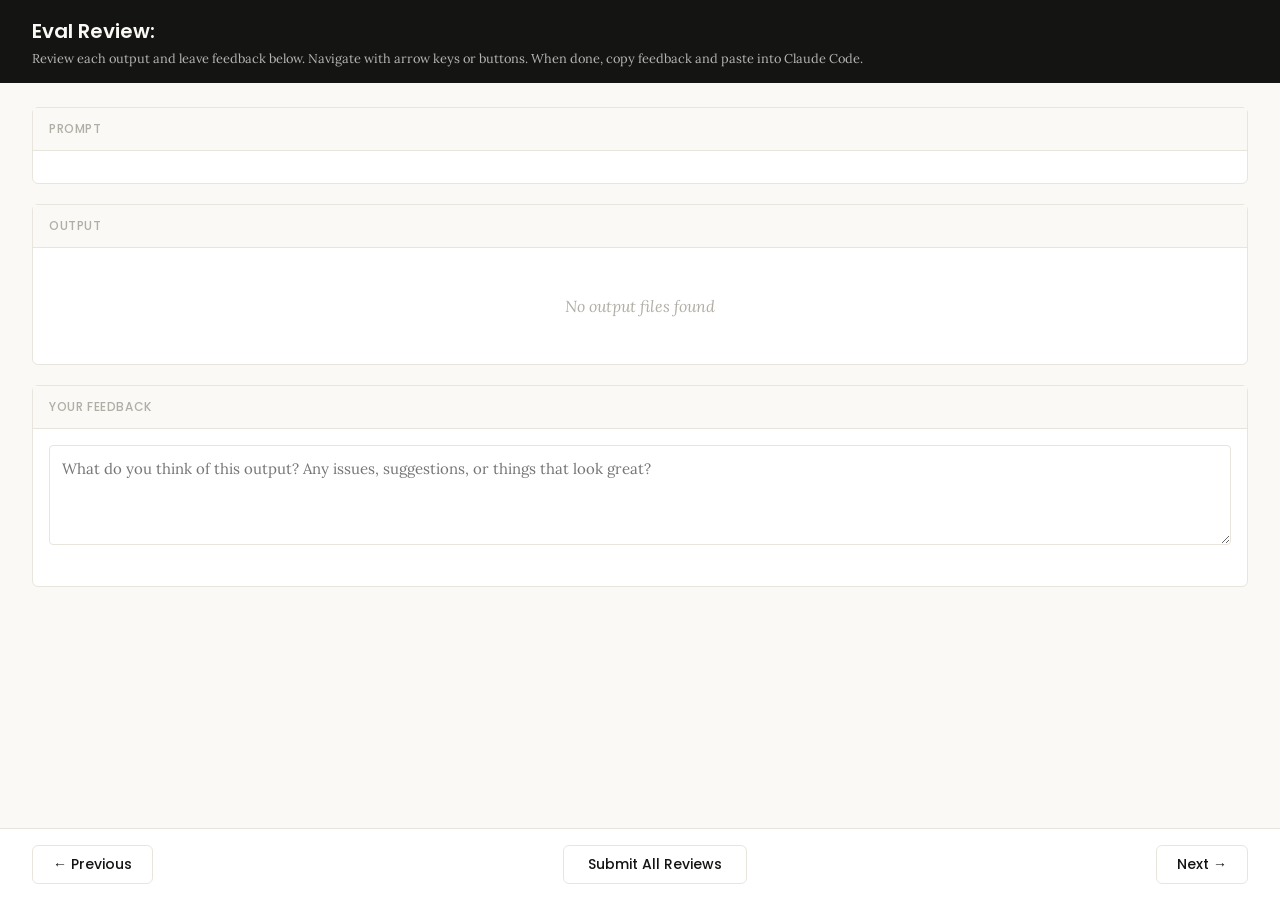
<file: .agents/skills/skill-creator/eval-viewer/viewer.html>
<!DOCTYPE html>
<html lang="en">
<head>
  <meta charset="UTF-8">
  <meta name="viewport" content="width=device-width, initial-scale=1.0">
  <title>Eval Review</title>
  <link rel="preconnect" href="https://fonts.googleapis.com">
  <link rel="preconnect" href="https://fonts.gstatic.com" crossorigin>
  <link href="https://fonts.googleapis.com/css2?family=Poppins:wght@500;600&family=Lora:wght@400;500&display=swap" rel="stylesheet">
  <script src="https://cdn.sheetjs.com/xlsx-0.20.3/package/dist/xlsx.full.min.js" integrity="sha384-EnyY0/GSHQGSxSgMwaIPzSESbqoOLSexfnSMN2AP+39Ckmn92stwABZynq1JyzdT" crossorigin="anonymous"></script>
  <style>
    :root {
      --bg: #faf9f5;
      --surface: #ffffff;
      --border: #e8e6dc;
      --text: #141413;
      --text-muted: #b0aea5;
      --accent: #d97757;
      --accent-hover: #c4613f;
      --green: #788c5d;
      --green-bg: #eef2e8;
      --red: #c44;
      --red-bg: #fceaea;
      --header-bg: #141413;
      --header-text: #faf9f5;
      --radius: 6px;
    }

    * { box-sizing: border-box; margin: 0; padding: 0; }

    body {
      font-family: 'Lora', Georgia, serif;
      background: var(--bg);
      color: var(--text);
      height: 100vh;
      display: flex;
      flex-direction: column;
    }

    /* ---- Header ---- */
    .header {
      background: var(--header-bg);
      color: var(--header-text);
      padding: 1rem 2rem;
      display: flex;
      justify-content: space-between;
      align-items: center;
      flex-shrink: 0;
    }
    .header h1 {
      font-family: 'Poppins', sans-serif;
      font-size: 1.25rem;
      font-weight: 600;
    }
    .header .instructions {
      font-size: 0.8rem;
      opacity: 0.7;
      margin-top: 0.25rem;
    }
    .header .progress {
      font-size: 0.875rem;
      opacity: 0.8;
      text-align: right;
    }

    /* ---- Main content ---- */
    .main {
      flex: 1;
      overflow-y: auto;
      padding: 1.5rem 2rem;
      display: flex;
      flex-direction: column;
      gap: 1.25rem;
    }

    /* ---- Sections ---- */
    .section {
      background: var(--surface);
      border: 1px solid var(--border);
      border-radius: var(--radius);
      flex-shrink: 0;
    }
    .section-header {
      font-family: 'Poppins', sans-serif;
      padding: 0.75rem 1rem;
      font-size: 0.75rem;
      font-weight: 500;
      text-transform: uppercase;
      letter-spacing: 0.05em;
      color: var(--text-muted);
      border-bottom: 1px solid var(--border);
      background: var(--bg);
    }
    .section-body {
      padding: 1rem;
    }

    /* ---- Config badge ---- */
    .config-badge {
      display: inline-block;
      padding: 0.2rem 0.625rem;
      border-radius: 9999px;
      font-family: 'Poppins', sans-serif;
      font-size: 0.6875rem;
      font-weight: 600;
      text-transform: uppercase;
      letter-spacing: 0.03em;
      margin-left: 0.75rem;
      vertical-align: middle;
    }
    .config-badge.config-primary {
      background: rgba(33, 150, 243, 0.12);
      color: #1976d2;
    }
    .config-badge.config-baseline {
      background: rgba(255, 193, 7, 0.15);
      color: #f57f17;
    }

    /* ---- Prompt ---- */
    .prompt-text {
      white-space: pre-wrap;
      font-size: 0.9375rem;
      line-height: 1.6;
    }

    /* ---- Outputs ---- */
    .output-file {
      border: 1px solid var(--border);
      border-radius: var(--radius);
      overflow: hidden;
    }
    .output-file + .output-file {
      margin-top: 1rem;
    }
    .output-file-header {
      padding: 0.5rem 0.75rem;
      font-size: 0.8rem;
      font-weight: 600;
      color: var(--text-muted);
      background: var(--bg);
      border-bottom: 1px solid var(--border);
      font-family: 'SF Mono', SFMono-Regular, Consolas, 'Liberation Mono', Menlo, monospace;
      display: flex;
      justify-content: space-between;
      align-items: center;
    }
    .output-file-header .dl-btn {
      font-size: 0.7rem;
      color: var(--accent);
      text-decoration: none;
      cursor: pointer;
      font-family: -apple-system, BlinkMacSystemFont, 'Segoe UI', sans-serif;
      font-weight: 500;
      opacity: 0.8;
    }
    .output-file-header .dl-btn:hover {
      opacity: 1;
      text-decoration: underline;
    }
    .output-file-content {
      padding: 0.75rem;
      overflow-x: auto;
    }
    .output-file-content pre {
      font-size: 0.8125rem;
      line-height: 1.5;
      white-space: pre-wrap;
      word-break: break-word;
      font-family: 'SF Mono', SFMono-Regular, Consolas, 'Liberation Mono', Menlo, monospace;
    }
    .output-file-content img {
      max-width: 100%;
      height: auto;
      border-radius: 4px;
    }
    .output-file-content iframe {
      width: 100%;
      height: 600px;
      border: none;
    }
    .output-file-content table {
      border-collapse: collapse;
      font-size: 0.8125rem;
      width: 100%;
    }
    .output-file-content table td,
    .output-file-content table th {
      border: 1px solid var(--border);
      padding: 0.375rem 0.5rem;
      text-align: left;
    }
    .output-file-content table th {
      background: var(--bg);
      font-weight: 600;
    }
    .output-file-content .download-link {
      display: inline-flex;
      align-items: center;
      gap: 0.5rem;
      padding: 0.5rem 1rem;
      background: var(--bg);
      border: 1px solid var(--border);
      border-radius: 4px;
      color: var(--accent);
      text-decoration: none;
      font-size: 0.875rem;
      cursor: pointer;
    }
    .output-file-content .download-link:hover {
      background: var(--border);
    }
    .empty-state {
      color: var(--text-muted);
      font-style: italic;
      padding: 2rem;
      text-align: center;
    }

    /* ---- Feedback ---- */
    .prev-feedback {
      background: var(--bg);
      border: 1px solid var(--border);
      border-radius: 4px;
      padding: 0.625rem 0.75rem;
      margin-top: 0.75rem;
      font-size: 0.8125rem;
      color: var(--text-muted);
      line-height: 1.5;
    }
    .prev-feedback-label {
      font-size: 0.7rem;
      font-weight: 600;
      text-transform: uppercase;
      letter-spacing: 0.04em;
      margin-bottom: 0.25rem;
      color: var(--text-muted);
    }
    .feedback-textarea {
      width: 100%;
      min-height: 100px;
      padding: 0.75rem;
      border: 1px solid var(--border);
      border-radius: 4px;
      font-family: inherit;
      font-size: 0.9375rem;
      line-height: 1.5;
      resize: vertical;
      color: var(--text);
    }
    .feedback-textarea:focus {
      outline: none;
      border-color: var(--accent);
      box-shadow: 0 0 0 3px rgba(37, 99, 235, 0.1);
    }
    .feedback-status {
      font-size: 0.75rem;
      color: var(--text-muted);
      margin-top: 0.5rem;
      min-height: 1.1em;
    }

    /* ---- Grades (collapsible) ---- */
    .grades-toggle {
      display: flex;
      align-items: center;
      cursor: pointer;
      user-select: none;
    }
    .grades-toggle:hover {
      color: var(--accent);
    }
    .grades-toggle .arrow {
      margin-right: 0.5rem;
      transition: transform 0.15s;
      font-size: 0.75rem;
    }
    .grades-toggle .arrow.open {
      transform: rotate(90deg);
    }
    .grades-content {
      display: none;
      margin-top: 0.75rem;
    }
    .grades-content.open {
      display: block;
    }
    .grades-summary {
      font-size: 0.875rem;
      margin-bottom: 0.75rem;
      display: flex;
      align-items: center;
      gap: 0.5rem;
    }
    .grade-badge {
      display: inline-block;
      padding: 0.125rem 0.5rem;
      border-radius: 9999px;
      font-size: 0.75rem;
      font-weight: 600;
    }
    .grade-pass { background: var(--green-bg); color: var(--green); }
    .grade-fail { background: var(--red-bg); color: var(--red); }
    .assertion-list {
      list-style: none;
    }
    .assertion-item {
      padding: 0.625rem 0;
      border-bottom: 1px solid var(--border);
      font-size: 0.8125rem;
    }
    .assertion-item:last-child { border-bottom: none; }
    .assertion-status {
      font-weight: 600;
      margin-right: 0.5rem;
    }
    .assertion-status.pass { color: var(--green); }
    .assertion-status.fail { color: var(--red); }
    .assertion-evidence {
      color: var(--text-muted);
      font-size: 0.75rem;
      margin-top: 0.25rem;
      padding-left: 1.5rem;
    }

    /* ---- View tabs ---- */
    .view-tabs {
      display: flex;
      gap: 0;
      padding: 0 2rem;
      background: var(--bg);
      border-bottom: 1px solid var(--border);
      flex-shrink: 0;
    }
    .view-tab {
      font-family: 'Poppins', sans-serif;
      padding: 0.625rem 1.25rem;
      font-size: 0.8125rem;
      font-weight: 500;
      cursor: pointer;
      border: none;
      background: none;
      color: var(--text-muted);
      border-bottom: 2px solid transparent;
      transition: all 0.15s;
    }
    .view-tab:hover { color: var(--text); }
    .view-tab.active {
      color: var(--accent);
      border-bottom-color: var(--accent);
    }
    .view-panel { display: none; }
    .view-panel.active { display: flex; flex-direction: column; flex: 1; overflow: hidden; }

    /* ---- Benchmark view ---- */
    .benchmark-view {
      padding: 1.5rem 2rem;
      overflow-y: auto;
      flex: 1;
    }
    .benchmark-table {
      border-collapse: collapse;
      background: var(--surface);
      border: 1px solid var(--border);
      border-radius: var(--radius);
      font-size: 0.8125rem;
      width: 100%;
      margin-bottom: 1.5rem;
    }
    .benchmark-table th, .benchmark-table td {
      padding: 0.625rem 0.75rem;
      text-align: left;
      border: 1px solid var(--border);
    }
    .benchmark-table th {
      font-family: 'Poppins', sans-serif;
      background: var(--header-bg);
      color: var(--header-text);
      font-weight: 500;
      font-size: 0.75rem;
      text-transform: uppercase;
      letter-spacing: 0.04em;
    }
    .benchmark-table tr:hover { background: var(--bg); }
    .benchmark-table tr.benchmark-row-with { background: rgba(33, 150, 243, 0.06); }
    .benchmark-table tr.benchmark-row-without { background: rgba(255, 193, 7, 0.06); }
    .benchmark-table tr.benchmark-row-with:hover { background: rgba(33, 150, 243, 0.12); }
    .benchmark-table tr.benchmark-row-without:hover { background: rgba(255, 193, 7, 0.12); }
    .benchmark-table tr.benchmark-row-avg { font-weight: 600; border-top: 2px solid var(--border); }
    .benchmark-table tr.benchmark-row-avg.benchmark-row-with { background: rgba(33, 150, 243, 0.12); }
    .benchmark-table tr.benchmark-row-avg.benchmark-row-without { background: rgba(255, 193, 7, 0.12); }
    .benchmark-delta-positive { color: var(--green); font-weight: 600; }
    .benchmark-delta-negative { color: var(--red); font-weight: 600; }
    .benchmark-notes {
      background: var(--surface);
      border: 1px solid var(--border);
      border-radius: var(--radius);
      padding: 1rem;
    }
    .benchmark-notes h3 {
      font-family: 'Poppins', sans-serif;
      font-size: 0.875rem;
      margin-bottom: 0.75rem;
    }
    .benchmark-notes ul {
      list-style: disc;
      padding-left: 1.25rem;
    }
    .benchmark-notes li {
      font-size: 0.8125rem;
      line-height: 1.6;
      margin-bottom: 0.375rem;
    }
    .benchmark-empty {
      color: var(--text-muted);
      font-style: italic;
      text-align: center;
      padding: 3rem;
    }

    /* ---- Navigation ---- */
    .nav {
      display: flex;
      justify-content: space-between;
      align-items: center;
      padding: 1rem 2rem;
      border-top: 1px solid var(--border);
      background: var(--surface);
      flex-shrink: 0;
    }
    .nav-btn {
      font-family: 'Poppins', sans-serif;
      padding: 0.5rem 1.25rem;
      border: 1px solid var(--border);
      border-radius: var(--radius);
      background: var(--surface);
      cursor: pointer;
      font-size: 0.875rem;
      font-weight: 500;
      color: var(--text);
      transition: all 0.15s;
    }
    .nav-btn:hover:not(:disabled) {
      background: var(--bg);
      border-color: var(--text-muted);
    }
    .nav-btn:disabled {
      opacity: 0.4;
      cursor: not-allowed;
    }
    .done-btn {
      font-family: 'Poppins', sans-serif;
      padding: 0.5rem 1.5rem;
      border: 1px solid var(--border);
      border-radius: var(--radius);
      background: var(--surface);
      color: var(--text);
      cursor: pointer;
      font-size: 0.875rem;
      font-weight: 500;
      transition: all 0.15s;
    }
    .done-btn:hover {
      background: var(--bg);
      border-color: var(--text-muted);
    }
    .done-btn.ready {
      border: none;
      background: var(--accent);
      color: white;
      font-weight: 600;
    }
    .done-btn.ready:hover {
      background: var(--accent-hover);
    }
    /* ---- Done overlay ---- */
    .done-overlay {
      display: none;
      position: fixed;
      inset: 0;
      background: rgba(0, 0, 0, 0.5);
      z-index: 100;
      justify-content: center;
      align-items: center;
    }
    .done-overlay.visible {
      display: flex;
    }
    .done-card {
      background: var(--surface);
      border-radius: 12px;
      padding: 2rem 3rem;
      text-align: center;
      box-shadow: 0 20px 60px rgba(0, 0, 0, 0.3);
      max-width: 500px;
    }
    .done-card h2 {
      font-size: 1.5rem;
      margin-bottom: 0.5rem;
    }
    .done-card p {
      color: var(--text-muted);
      margin-bottom: 1.5rem;
      line-height: 1.5;
    }
    .done-card .btn-row {
      display: flex;
      gap: 0.5rem;
      justify-content: center;
    }
    .done-card button {
      padding: 0.5rem 1.25rem;
      border: 1px solid var(--border);
      border-radius: var(--radius);
      background: var(--surface);
      cursor: pointer;
      font-size: 0.875rem;
    }
    .done-card button:hover {
      background: var(--bg);
    }
    /* ---- Toast ---- */
    .toast {
      position: fixed;
      bottom: 5rem;
      left: 50%;
      transform: translateX(-50%);
      background: var(--header-bg);
      color: var(--header-text);
      padding: 0.625rem 1.25rem;
      border-radius: var(--radius);
      font-size: 0.875rem;
      opacity: 0;
      transition: opacity 0.3s;
      pointer-events: none;
      z-index: 200;
    }
    .toast.visible {
      opacity: 1;
    }
  </style>
</head>
<body>
  <div id="app" style="height:100vh; display:flex; flex-direction:column;">
    <div class="header">
      <div>
        <h1>Eval Review: <span id="skill-name"></span></h1>
        <div class="instructions">Review each output and leave feedback below. Navigate with arrow keys or buttons. When done, copy feedback and paste into Claude Code.</div>
      </div>
      <div class="progress" id="progress"></div>
    </div>

    <!-- View tabs (only shown when benchmark data exists) -->
    <div class="view-tabs" id="view-tabs" style="display:none;">
      <button class="view-tab active" onclick="switchView('outputs')">Outputs</button>
      <button class="view-tab" onclick="switchView('benchmark')">Benchmark</button>
    </div>

    <!-- Outputs panel (qualitative review) -->
    <div class="view-panel active" id="panel-outputs">
    <div class="main">
      <!-- Prompt -->
      <div class="section">
        <div class="section-header">Prompt <span class="config-badge" id="config-badge" style="display:none;"></span></div>
        <div class="section-body">
          <div class="prompt-text" id="prompt-text"></div>
        </div>
      </div>

      <!-- Outputs -->
      <div class="section">
        <div class="section-header">Output</div>
        <div class="section-body" id="outputs-body">
          <div class="empty-state">No output files found</div>
        </div>
      </div>

      <!-- Previous Output (collapsible) -->
      <div class="section" id="prev-outputs-section" style="display:none;">
        <div class="section-header">
          <div class="grades-toggle" onclick="togglePrevOutputs()">
            <span class="arrow" id="prev-outputs-arrow">&#9654;</span>
            Previous Output
          </div>
        </div>
        <div class="grades-content" id="prev-outputs-content"></div>
      </div>

      <!-- Grades (collapsible) -->
      <div class="section" id="grades-section" style="display:none;">
        <div class="section-header">
          <div class="grades-toggle" onclick="toggleGrades()">
            <span class="arrow" id="grades-arrow">&#9654;</span>
            Formal Grades
          </div>
        </div>
        <div class="grades-content" id="grades-content"></div>
      </div>

      <!-- Feedback -->
      <div class="section">
        <div class="section-header">Your Feedback</div>
        <div class="section-body">
          <textarea
            class="feedback-textarea"
            id="feedback"
            placeholder="What do you think of this output? Any issues, suggestions, or things that look great?"
          ></textarea>
          <div class="feedback-status" id="feedback-status"></div>
          <div class="prev-feedback" id="prev-feedback" style="display:none;">
            <div class="prev-feedback-label">Previous feedback</div>
            <div id="prev-feedback-text"></div>
          </div>
        </div>
      </div>
    </div>

    <div class="nav" id="outputs-nav">
      <button class="nav-btn" id="prev-btn" onclick="navigate(-1)">&#8592; Previous</button>
      <button class="done-btn" id="done-btn" onclick="showDoneDialog()">Submit All Reviews</button>
      <button class="nav-btn" id="next-btn" onclick="navigate(1)">Next &#8594;</button>
    </div>
    </div><!-- end panel-outputs -->

    <!-- Benchmark panel (quantitative stats) -->
    <div class="view-panel" id="panel-benchmark">
      <div class="benchmark-view" id="benchmark-content">
        <div class="benchmark-empty">No benchmark data available. Run a benchmark to see quantitative results here.</div>
      </div>
    </div>
  </div>

  <!-- Done overlay -->
  <div class="done-overlay" id="done-overlay">
    <div class="done-card">
      <h2>Review Complete</h2>
      <p>Your feedback has been saved. Go back to your Claude Code session and tell Claude you're done reviewing.</p>
      <div class="btn-row">
        <button onclick="closeDoneDialog()">OK</button>
      </div>
    </div>
  </div>

  <!-- Toast -->
  <div class="toast" id="toast"></div>

  <script>
    // ---- Embedded data (injected by generate_review.py) ----
    /*__EMBEDDED_DATA__*/

    // ---- State ----
    let feedbackMap = {};  // run_id -> feedback text
    let currentIndex = 0;
    let visitedRuns = new Set();

    // ---- Init ----
    async function init() {
      // Load saved feedback from server — but only if this isn't a fresh
      // iteration (indicated by previous_feedback being present). When
      // previous feedback exists, the feedback.json on disk is stale from
      // the prior iteration and should not pre-fill the textareas.
      const hasPrevious = Object.keys(EMBEDDED_DATA.previous_feedback || {}).length > 0
        || Object.keys(EMBEDDED_DATA.previous_outputs || {}).length > 0;
      if (!hasPrevious) {
        try {
          const resp = await fetch("/api/feedback");
          const data = await resp.json();
          if (data.reviews) {
            for (const r of data.reviews) feedbackMap[r.run_id] = r.feedback;
          }
        } catch { /* first run, no feedback yet */ }
      }

      document.getElementById("skill-name").textContent = EMBEDDED_DATA.skill_name;
      showRun(0);

      // Wire up feedback auto-save
      const textarea = document.getElementById("feedback");
      let saveTimeout = null;
      textarea.addEventListener("input", () => {
        clearTimeout(saveTimeout);
        document.getElementById("feedback-status").textContent = "";
        saveTimeout = setTimeout(() => saveCurrentFeedback(), 800);
      });
    }

    // ---- Navigation ----
    function navigate(delta) {
      const newIndex = currentIndex + delta;
      if (newIndex >= 0 && newIndex < EMBEDDED_DATA.runs.length) {
        saveCurrentFeedback();
        showRun(newIndex);
      }
    }

    function updateNavButtons() {
      document.getElementById("prev-btn").disabled = currentIndex === 0;
      document.getElementById("next-btn").disabled =
        currentIndex === EMBEDDED_DATA.runs.length - 1;
    }

    // ---- Show a run ----
    function showRun(index) {
      currentIndex = index;
      const run = EMBEDDED_DATA.runs[index];

      // Progress
      document.getElementById("progress").textContent =
        `${index + 1} of ${EMBEDDED_DATA.runs.length}`;

      // Prompt
      document.getElementById("prompt-text").textContent = run.prompt;

      // Config badge
      const badge = document.getElementById("config-badge");
      const configMatch = run.id.match(/(with_skill|without_skill|new_skill|old_skill)/);
      if (configMatch) {
        const config = configMatch[1];
        const isBaseline = config === "without_skill" || config === "old_skill";
        badge.textContent = config.replace(/_/g, " ");
        badge.className = "config-badge " + (isBaseline ? "config-baseline" : "config-primary");
        badge.style.display = "inline-block";
      } else {
        badge.style.display = "none";
      }

      // Outputs
      renderOutputs(run);

      // Previous outputs
      renderPrevOutputs(run);

      // Grades
      renderGrades(run);

      // Previous feedback
      const prevFb = (EMBEDDED_DATA.previous_feedback || {})[run.id];
      const prevEl = document.getElementById("prev-feedback");
      if (prevFb) {
        document.getElementById("prev-feedback-text").textContent = prevFb;
        prevEl.style.display = "block";
      } else {
        prevEl.style.display = "none";
      }

      // Feedback
      document.getElementById("feedback").value = feedbackMap[run.id] || "";
      document.getElementById("feedback-status").textContent = "";

      updateNavButtons();

      // Track visited runs and promote done button when all visited
      visitedRuns.add(index);
      const doneBtn = document.getElementById("done-btn");
      if (visitedRuns.size >= EMBEDDED_DATA.runs.length) {
        doneBtn.classList.add("ready");
      }

      // Scroll main content to top
      document.querySelector(".main").scrollTop = 0;
    }

    // ---- Render outputs ----
    function renderOutputs(run) {
      const container = document.getElementById("outputs-body");
      container.innerHTML = "";

      const outputs = run.outputs || [];
      if (outputs.length === 0) {
        container.innerHTML = '<div class="empty-state">No output files</div>';
        return;
      }

      for (const file of outputs) {
        const fileDiv = document.createElement("div");
        fileDiv.className = "output-file";

        // Always show file header with download link
        const header = document.createElement("div");
        header.className = "output-file-header";
        const nameSpan = document.createElement("span");
        nameSpan.textContent = file.name;
        header.appendChild(nameSpan);
        const dlBtn = document.createElement("a");
        dlBtn.className = "dl-btn";
        dlBtn.textContent = "Download";
        dlBtn.download = file.name;
        dlBtn.href = getDownloadUri(file);
        header.appendChild(dlBtn);
        fileDiv.appendChild(header);

        const content = document.createElement("div");
        content.className = "output-file-content";

        if (file.type === "text") {
          const pre = document.createElement("pre");
          pre.textContent = file.content;
          content.appendChild(pre);
        } else if (file.type === "image") {
          const img = document.createElement("img");
          img.src = file.data_uri;
          img.alt = file.name;
          content.appendChild(img);
        } else if (file.type === "pdf") {
          const iframe = document.createElement("iframe");
          iframe.src = file.data_uri;
          content.appendChild(iframe);
        } else if (file.type === "xlsx") {
          renderXlsx(content, file.data_b64);
        } else if (file.type === "binary") {
          const a = document.createElement("a");
          a.className = "download-link";
          a.href = file.data_uri;
          a.download = file.name;
          a.textContent = "Download " + file.name;
          content.appendChild(a);
        } else if (file.type === "error") {
          const pre = document.createElement("pre");
          pre.textContent = file.content;
          pre.style.color = "var(--red)";
          content.appendChild(pre);
        }

        fileDiv.appendChild(content);
        container.appendChild(fileDiv);
      }
    }

    // ---- XLSX rendering via SheetJS ----
    function renderXlsx(container, b64Data) {
      try {
        const raw = Uint8Array.from(atob(b64Data), c => c.charCodeAt(0));
        const wb = XLSX.read(raw, { type: "array" });

        for (let i = 0; i < wb.SheetNames.length; i++) {
          const sheetName = wb.SheetNames[i];
          const ws = wb.Sheets[sheetName];

          if (wb.SheetNames.length > 1) {
            const sheetLabel = document.createElement("div");
            sheetLabel.style.cssText =
              "font-weight:600; font-size:0.8rem; color:#b0aea5; margin-top:0.5rem; margin-bottom:0.25rem;";
            sheetLabel.textContent = "Sheet: " + sheetName;
            container.appendChild(sheetLabel);
          }

          const htmlStr = XLSX.utils.sheet_to_html(ws, { editable: false });
          const wrapper = document.createElement("div");
          wrapper.innerHTML = htmlStr;
          container.appendChild(wrapper);
        }
      } catch (err) {
        container.textContent = "Error rendering spreadsheet: " + err.message;
      }
    }

    // ---- Grades ----
    function renderGrades(run) {
      const section = document.getElementById("grades-section");
      const content = document.getElementById("grades-content");

      if (!run.grading) {
        section.style.display = "none";
        return;
      }

      const grading = run.grading;
      section.style.display = "block";
      // Reset to collapsed
      content.classList.remove("open");
      document.getElementById("grades-arrow").classList.remove("open");

      const summary = grading.summary || {};
      const expectations = grading.expectations || [];

      let html = '<div style="padding: 1rem;">';

      // Summary line
      const passRate = summary.pass_rate != null
        ? Math.round(summary.pass_rate * 100) + "%"
        : "?";
      const badgeClass = summary.pass_rate >= 0.8 ? "grade-pass" : summary.pass_rate >= 0.5 ? "" : "grade-fail";
      html += '<div class="grades-summary">';
      html += '<span class="grade-badge ' + badgeClass + '">' + passRate + '</span>';
      html += '<span>' + (summary.passed || 0) + ' passed, ' + (summary.failed || 0) + ' failed of ' + (summary.total || 0) + '</span>';
      html += '</div>';

      // Assertions list
      html += '<ul class="assertion-list">';
      for (const exp of expectations) {
        const statusClass = exp.passed ? "pass" : "fail";
        const statusIcon = exp.passed ? "\u2713" : "\u2717";
        html += '<li class="assertion-item">';
        html += '<span class="assertion-status ' + statusClass + '">' + statusIcon + '</span>';
        html += '<span>' + escapeHtml(exp.text) + '</span>';
        if (exp.evidence) {
          html += '<div class="assertion-evidence">' + escapeHtml(exp.evidence) + '</div>';
        }
        html += '</li>';
      }
      html += '</ul>';

      html += '</div>';
      content.innerHTML = html;
    }

    function toggleGrades() {
      const content = document.getElementById("grades-content");
      const arrow = document.getElementById("grades-arrow");
      content.classList.toggle("open");
      arrow.classList.toggle("open");
    }

    // ---- Previous outputs (collapsible) ----
    function renderPrevOutputs(run) {
      const section = document.getElementById("prev-outputs-section");
      const content = document.getElementById("prev-outputs-content");
      const prevOutputs = (EMBEDDED_DATA.previous_outputs || {})[run.id];

      if (!prevOutputs || prevOutputs.length === 0) {
        section.style.display = "none";
        return;
      }

      section.style.display = "block";
      // Reset to collapsed
      content.classList.remove("open");
      document.getElementById("prev-outputs-arrow").classList.remove("open");

      // Render the files into the content area
      content.innerHTML = "";
      const wrapper = document.createElement("div");
      wrapper.style.padding = "1rem";

      for (const file of prevOutputs) {
        const fileDiv = document.createElement("div");
        fileDiv.className = "output-file";

        const header = document.createElement("div");
        header.className = "output-file-header";
        const nameSpan = document.createElement("span");
        nameSpan.textContent = file.name;
        header.appendChild(nameSpan);
        const dlBtn = document.createElement("a");
        dlBtn.className = "dl-btn";
        dlBtn.textContent = "Download";
        dlBtn.download = file.name;
        dlBtn.href = getDownloadUri(file);
        header.appendChild(dlBtn);
        fileDiv.appendChild(header);

        const fc = document.createElement("div");
        fc.className = "output-file-content";

        if (file.type === "text") {
          const pre = document.createElement("pre");
          pre.textContent = file.content;
          fc.appendChild(pre);
        } else if (file.type === "image") {
          const img = document.createElement("img");
          img.src = file.data_uri;
          img.alt = file.name;
          fc.appendChild(img);
        } else if (file.type === "pdf") {
          const iframe = document.createElement("iframe");
          iframe.src = file.data_uri;
          fc.appendChild(iframe);
        } else if (file.type === "xlsx") {
          renderXlsx(fc, file.data_b64);
        } else if (file.type === "binary") {
          const a = document.createElement("a");
          a.className = "download-link";
          a.href = file.data_uri;
          a.download = file.name;
          a.textContent = "Download " + file.name;
          fc.appendChild(a);
        }

        fileDiv.appendChild(fc);
        wrapper.appendChild(fileDiv);
      }

      content.appendChild(wrapper);
    }

    function togglePrevOutputs() {
      const content = document.getElementById("prev-outputs-content");
      const arrow = document.getElementById("prev-outputs-arrow");
      content.classList.toggle("open");
      arrow.classList.toggle("open");
    }

    // ---- Feedback (saved to server -> feedback.json) ----
    function saveCurrentFeedback() {
      const run = EMBEDDED_DATA.runs[currentIndex];
      const text = document.getElementById("feedback").value;

      if (text.trim() === "") {
        delete feedbackMap[run.id];
      } else {
        feedbackMap[run.id] = text;
      }

      // Build reviews array from map
      const reviews = [];
      for (const [run_id, feedback] of Object.entries(feedbackMap)) {
        if (feedback.trim()) {
          reviews.push({ run_id, feedback, timestamp: new Date().toISOString() });
        }
      }

      fetch("/api/feedback", {
        method: "POST",
        headers: { "Content-Type": "application/json" },
        body: JSON.stringify({ reviews, status: "in_progress" }),
      }).then(() => {
        document.getElementById("feedback-status").textContent = "Saved";
      }).catch(() => {
        // Static mode or server unavailable — no-op on auto-save,
        // feedback will be downloaded on final submit
        document.getElementById("feedback-status").textContent = "Will download on submit";
      });
    }

    // ---- Done ----
    function showDoneDialog() {
      // Save current textarea to feedbackMap (but don't POST yet)
      const run = EMBEDDED_DATA.runs[currentIndex];
      const text = document.getElementById("feedback").value;
      if (text.trim() === "") {
        delete feedbackMap[run.id];
      } else {
        feedbackMap[run.id] = text;
      }

      // POST once with status: complete — include ALL runs so the model
      // can distinguish "no feedback" (looks good) from "not reviewed"
      const reviews = [];
      const ts = new Date().toISOString();
      for (const r of EMBEDDED_DATA.runs) {
        reviews.push({ run_id: r.id, feedback: feedbackMap[r.id] || "", timestamp: ts });
      }
      const payload = JSON.stringify({ reviews, status: "complete" }, null, 2);
      fetch("/api/feedback", {
        method: "POST",
        headers: { "Content-Type": "application/json" },
        body: payload,
      }).then(() => {
        document.getElementById("done-overlay").classList.add("visible");
      }).catch(() => {
        // Server not available (static mode) — download as file
        const blob = new Blob([payload], { type: "application/json" });
        const url = URL.createObjectURL(blob);
        const a = document.createElement("a");
        a.href = url;
        a.download = "feedback.json";
        a.click();
        URL.revokeObjectURL(url);
        document.getElementById("done-overlay").classList.add("visible");
      });
    }

    function closeDoneDialog() {
      // Reset status back to in_progress
      saveCurrentFeedback();
      document.getElementById("done-overlay").classList.remove("visible");
    }

    // ---- Toast ----
    function showToast(message) {
      const toast = document.getElementById("toast");
      toast.textContent = message;
      toast.classList.add("visible");
      setTimeout(() => toast.classList.remove("visible"), 2000);
    }

    // ---- Keyboard nav ----
    document.addEventListener("keydown", (e) => {
      // Don't capture when typing in textarea
      if (e.target.tagName === "TEXTAREA") return;

      if (e.key === "ArrowLeft" || e.key === "ArrowUp") {
        e.preventDefault();
        navigate(-1);
      } else if (e.key === "ArrowRight" || e.key === "ArrowDown") {
        e.preventDefault();
        navigate(1);
      }
    });

    // ---- Util ----
    function getDownloadUri(file) {
      if (file.data_uri) return file.data_uri;
      if (file.data_b64) return "data:application/octet-stream;base64," + file.data_b64;
      if (file.type === "text") return "data:text/plain;charset=utf-8," + encodeURIComponent(file.content);
      return "#";
    }

    function escapeHtml(text) {
      const div = document.createElement("div");
      div.textContent = text;
      return div.innerHTML;
    }

    // ---- View switching ----
    function switchView(view) {
      document.querySelectorAll(".view-tab").forEach(t => t.classList.remove("active"));
      document.querySelectorAll(".view-panel").forEach(p => p.classList.remove("active"));
      document.querySelector(`[onclick="switchView('${view}')"]`).classList.add("active");
      document.getElementById("panel-" + view).classList.add("active");
    }

    // ---- Benchmark rendering ----
    function renderBenchmark() {
      const data = EMBEDDED_DATA.benchmark;
      if (!data) return;

      // Show the tabs
      document.getElementById("view-tabs").style.display = "flex";

      const container = document.getElementById("benchmark-content");
      const summary = data.run_summary || {};
      const metadata = data.metadata || {};
      const notes = data.notes || [];

      let html = "";

      // Header
      html += "<h2 style='font-family: Poppins, sans-serif; margin-bottom: 0.5rem;'>Benchmark Results</h2>";
      html += "<p style='color: var(--text-muted); font-size: 0.875rem; margin-bottom: 1.25rem;'>";
      if (metadata.skill_name) html += "<strong>" + escapeHtml(metadata.skill_name) + "</strong> &mdash; ";
      if (metadata.timestamp) html += metadata.timestamp + " &mdash; ";
      if (metadata.evals_run) html += "Evals: " + metadata.evals_run.join(", ") + " &mdash; ";
      html += (metadata.runs_per_configuration || "?") + " runs per configuration";
      html += "</p>";

      // Summary table
      html += '<table class="benchmark-table">';

      function fmtStat(stat, pct) {
        if (!stat) return "—";
        const suffix = pct ? "%" : "";
        const m = pct ? (stat.mean * 100).toFixed(0) : stat.mean.toFixed(1);
        const s = pct ? (stat.stddev * 100).toFixed(0) : stat.stddev.toFixed(1);
        return m + suffix + " ± " + s + suffix;
      }

      function deltaClass(val) {
        if (!val) return "";
        const n = parseFloat(val);
        if (n > 0) return "benchmark-delta-positive";
        if (n < 0) return "benchmark-delta-negative";
        return "";
      }

      // Discover config names dynamically (everything except "delta")
      const configs = Object.keys(summary).filter(k => k !== "delta");
      const configA = configs[0] || "config_a";
      const configB = configs[1] || "config_b";
      const labelA = configA.replace(/_/g, " ").replace(/\b\w/g, c => c.toUpperCase());
      const labelB = configB.replace(/_/g, " ").replace(/\b\w/g, c => c.toUpperCase());
      const a = summary[configA] || {};
      const b = summary[configB] || {};
      const delta = summary.delta || {};

      html += "<thead><tr><th>Metric</th><th>" + escapeHtml(labelA) + "</th><th>" + escapeHtml(labelB) + "</th><th>Delta</th></tr></thead>";
      html += "<tbody>";

      html += "<tr><td><strong>Pass Rate</strong></td>";
      html += "<td>" + fmtStat(a.pass_rate, true) + "</td>";
      html += "<td>" + fmtStat(b.pass_rate, true) + "</td>";
      html += '<td class="' + deltaClass(delta.pass_rate) + '">' + (delta.pass_rate || "—") + "</td></tr>";

      // Time (only show row if data exists)
      if (a.time_seconds || b.time_seconds) {
        html += "<tr><td><strong>Time (s)</strong></td>";
        html += "<td>" + fmtStat(a.time_seconds, false) + "</td>";
        html += "<td>" + fmtStat(b.time_seconds, false) + "</td>";
        html += '<td class="' + deltaClass(delta.time_seconds) + '">' + (delta.time_seconds ? delta.time_seconds + "s" : "—") + "</td></tr>";
      }

      // Tokens (only show row if data exists)
      if (a.tokens || b.tokens) {
        html += "<tr><td><strong>Tokens</strong></td>";
        html += "<td>" + fmtStat(a.tokens, false) + "</td>";
        html += "<td>" + fmtStat(b.tokens, false) + "</td>";
        html += '<td class="' + deltaClass(delta.tokens) + '">' + (delta.tokens || "—") + "</td></tr>";
      }

      html += "</tbody></table>";

      // Per-eval breakdown (if runs data available)
      const runs = data.runs || [];
      if (runs.length > 0) {
        const evalIds = [...new Set(runs.map(r => r.eval_id))].sort((a, b) => a - b);

        html += "<h3 style='font-family: Poppins, sans-serif; margin-bottom: 0.75rem;'>Per-Eval Breakdown</h3>";

        const hasTime = runs.some(r => r.result && r.result.time_seconds != null);
        const hasErrors = runs.some(r => r.result && r.result.errors > 0);

        for (const evalId of evalIds) {
          const evalRuns = runs.filter(r => r.eval_id === evalId);
          const evalName = evalRuns[0] && evalRuns[0].eval_name ? evalRuns[0].eval_name : "Eval " + evalId;

          html += "<h4 style='font-family: Poppins, sans-serif; margin: 1rem 0 0.5rem; color: var(--text);'>" + escapeHtml(evalName) + "</h4>";
          html += '<table class="benchmark-table">';
          html += "<thead><tr><th>Config</th><th>Run</th><th>Pass Rate</th>";
          if (hasTime) html += "<th>Time (s)</th>";
          if (hasErrors) html += "<th>Crashes During Execution</th>";
          html += "</tr></thead>";
          html += "<tbody>";

          // Group by config and render with average rows
          const configGroups = [...new Set(evalRuns.map(r => r.configuration))];
          for (let ci = 0; ci < configGroups.length; ci++) {
            const config = configGroups[ci];
            const configRuns = evalRuns.filter(r => r.configuration === config);
            if (configRuns.length === 0) continue;

            const rowClass = ci === 0 ? "benchmark-row-with" : "benchmark-row-without";
            const configLabel = config.replace(/_/g, " ").replace(/\b\w/g, c => c.toUpperCase());

            for (const run of configRuns) {
              const r = run.result || {};
              const prClass = r.pass_rate >= 0.8 ? "benchmark-delta-positive" : r.pass_rate < 0.5 ? "benchmark-delta-negative" : "";
              html += '<tr class="' + rowClass + '">';
              html += "<td>" + configLabel + "</td>";
              html += "<td>" + run.run_number + "</td>";
              html += '<td class="' + prClass + '">' + ((r.pass_rate || 0) * 100).toFixed(0) + "% (" + (r.passed || 0) + "/" + (r.total || 0) + ")</td>";
              if (hasTime) html += "<td>" + (r.time_seconds != null ? r.time_seconds.toFixed(1) : "—") + "</td>";
              if (hasErrors) html += "<td>" + (r.errors || 0) + "</td>";
              html += "</tr>";
            }

            // Average row
            const rates = configRuns.map(r => (r.result || {}).pass_rate || 0);
            const avgRate = rates.reduce((a, b) => a + b, 0) / rates.length;
            const avgPrClass = avgRate >= 0.8 ? "benchmark-delta-positive" : avgRate < 0.5 ? "benchmark-delta-negative" : "";
            html += '<tr class="benchmark-row-avg ' + rowClass + '">';
            html += "<td>" + configLabel + "</td>";
            html += "<td>Avg</td>";
            html += '<td class="' + avgPrClass + '">' + (avgRate * 100).toFixed(0) + "%</td>";
            if (hasTime) {
              const times = configRuns.map(r => (r.result || {}).time_seconds).filter(t => t != null);
              html += "<td>" + (times.length ? (times.reduce((a, b) => a + b, 0) / times.length).toFixed(1) : "—") + "</td>";
            }
            if (hasErrors) html += "<td></td>";
            html += "</tr>";
          }
          html += "</tbody></table>";

          // Per-assertion detail for this eval
          const runsWithExpectations = {};
          for (const config of configGroups) {
            runsWithExpectations[config] = evalRuns.filter(r => r.configuration === config && r.expectations && r.expectations.length > 0);
          }
          const hasAnyExpectations = Object.values(runsWithExpectations).some(runs => runs.length > 0);
          if (hasAnyExpectations) {
            // Collect all unique assertion texts across all configs
            const allAssertions = [];
            const seen = new Set();
            for (const config of configGroups) {
              for (const run of runsWithExpectations[config]) {
                for (const exp of (run.expectations || [])) {
                  if (!seen.has(exp.text)) {
                    seen.add(exp.text);
                    allAssertions.push(exp.text);
                  }
                }
              }
            }

            html += '<table class="benchmark-table" style="margin-top: 0.5rem;">';
            html += "<thead><tr><th>Assertion</th>";
            for (const config of configGroups) {
              const label = config.replace(/_/g, " ").replace(/\b\w/g, c => c.toUpperCase());
              html += "<th>" + escapeHtml(label) + "</th>";
            }
            html += "</tr></thead><tbody>";

            for (const assertionText of allAssertions) {
              html += "<tr><td>" + escapeHtml(assertionText) + "</td>";

              for (const config of configGroups) {
                html += "<td>";
                for (const run of runsWithExpectations[config]) {
                  const exp = (run.expectations || []).find(e => e.text === assertionText);
                  if (exp) {
                    const cls = exp.passed ? "benchmark-delta-positive" : "benchmark-delta-negative";
                    const icon = exp.passed ? "\u2713" : "\u2717";
                    html += '<span class="' + cls + '" title="Run ' + run.run_number + ': ' + escapeHtml(exp.evidence || "") + '">' + icon + "</span> ";
                  } else {
                    html += "— ";
                  }
                }
                html += "</td>";
              }
              html += "</tr>";
            }
            html += "</tbody></table>";
          }
        }
      }

      // Notes
      if (notes.length > 0) {
        html += '<div class="benchmark-notes">';
        html += "<h3>Analysis Notes</h3>";
        html += "<ul>";
        for (const note of notes) {
          html += "<li>" + escapeHtml(note) + "</li>";
        }
        html += "</ul></div>";
      }

      container.innerHTML = html;
    }

    // ---- Start ----
    init();
    renderBenchmark();
  </script>
</body>
</html>
</file>
